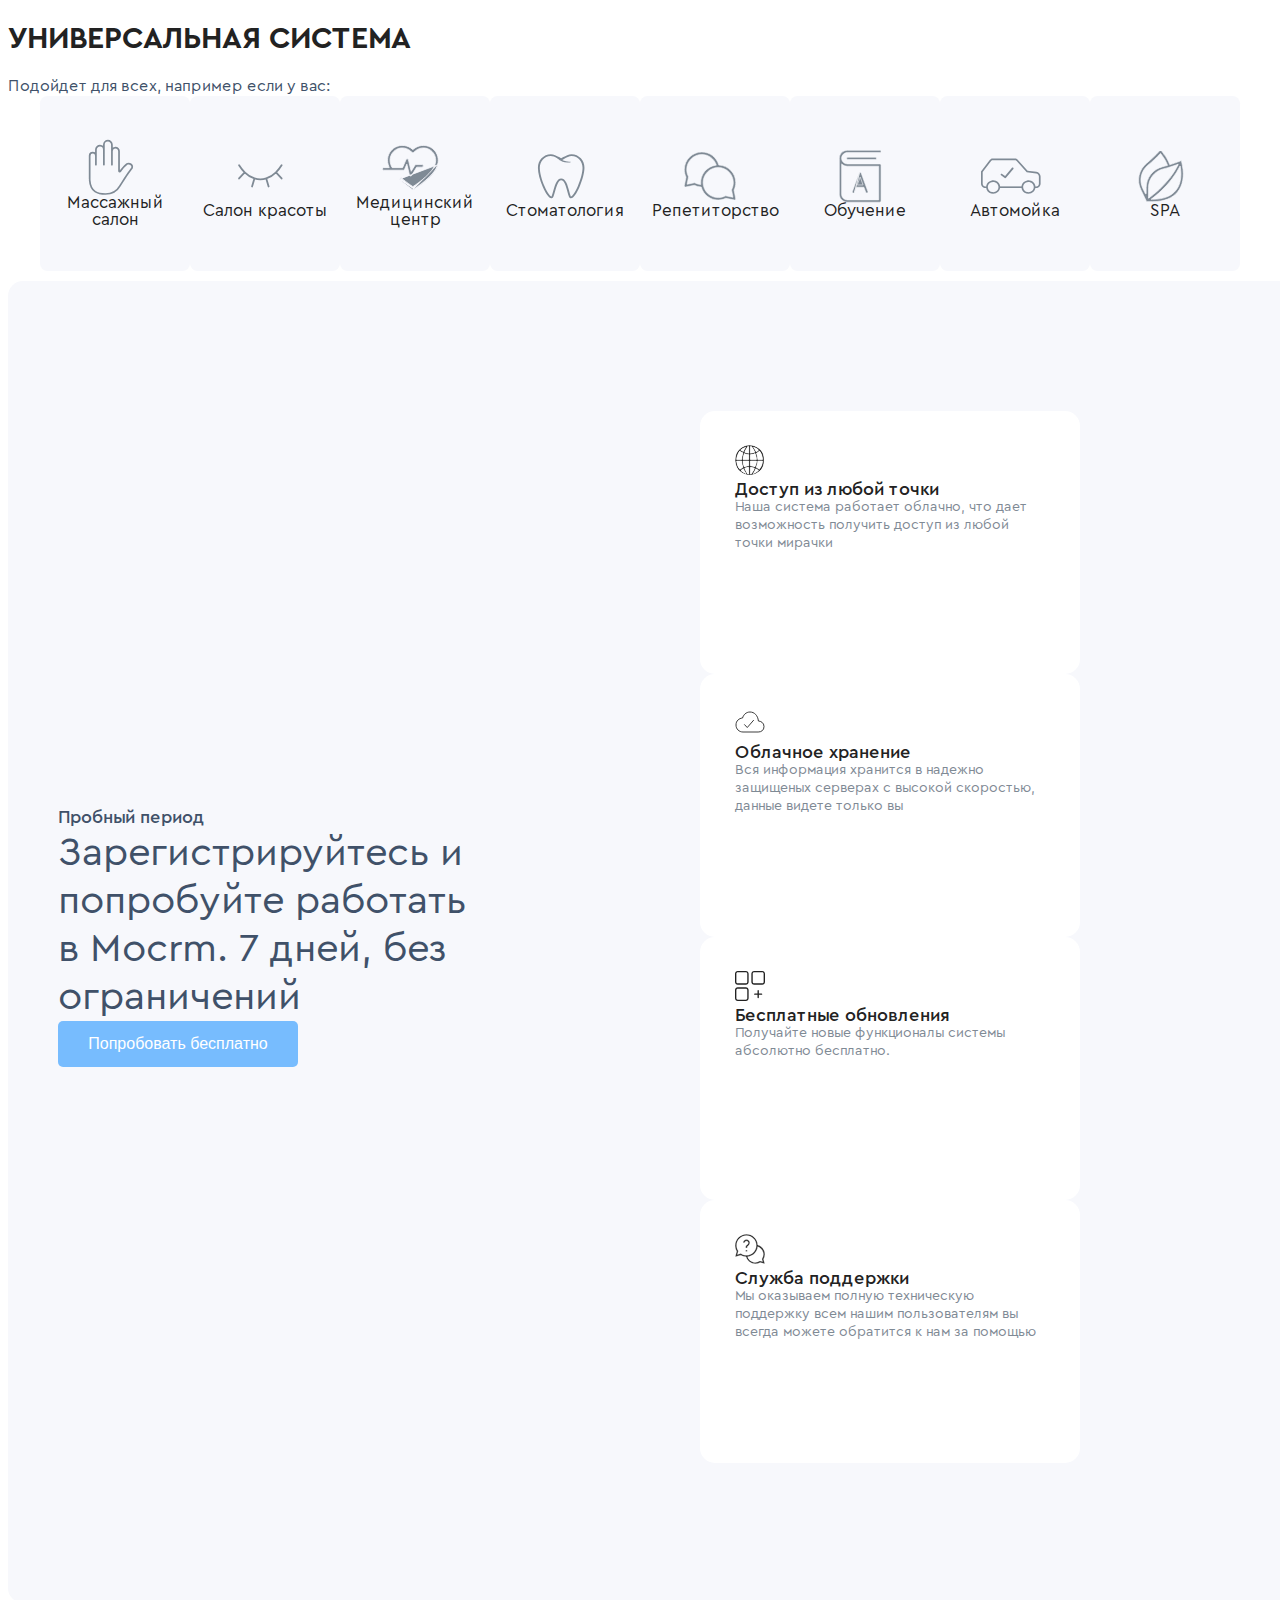
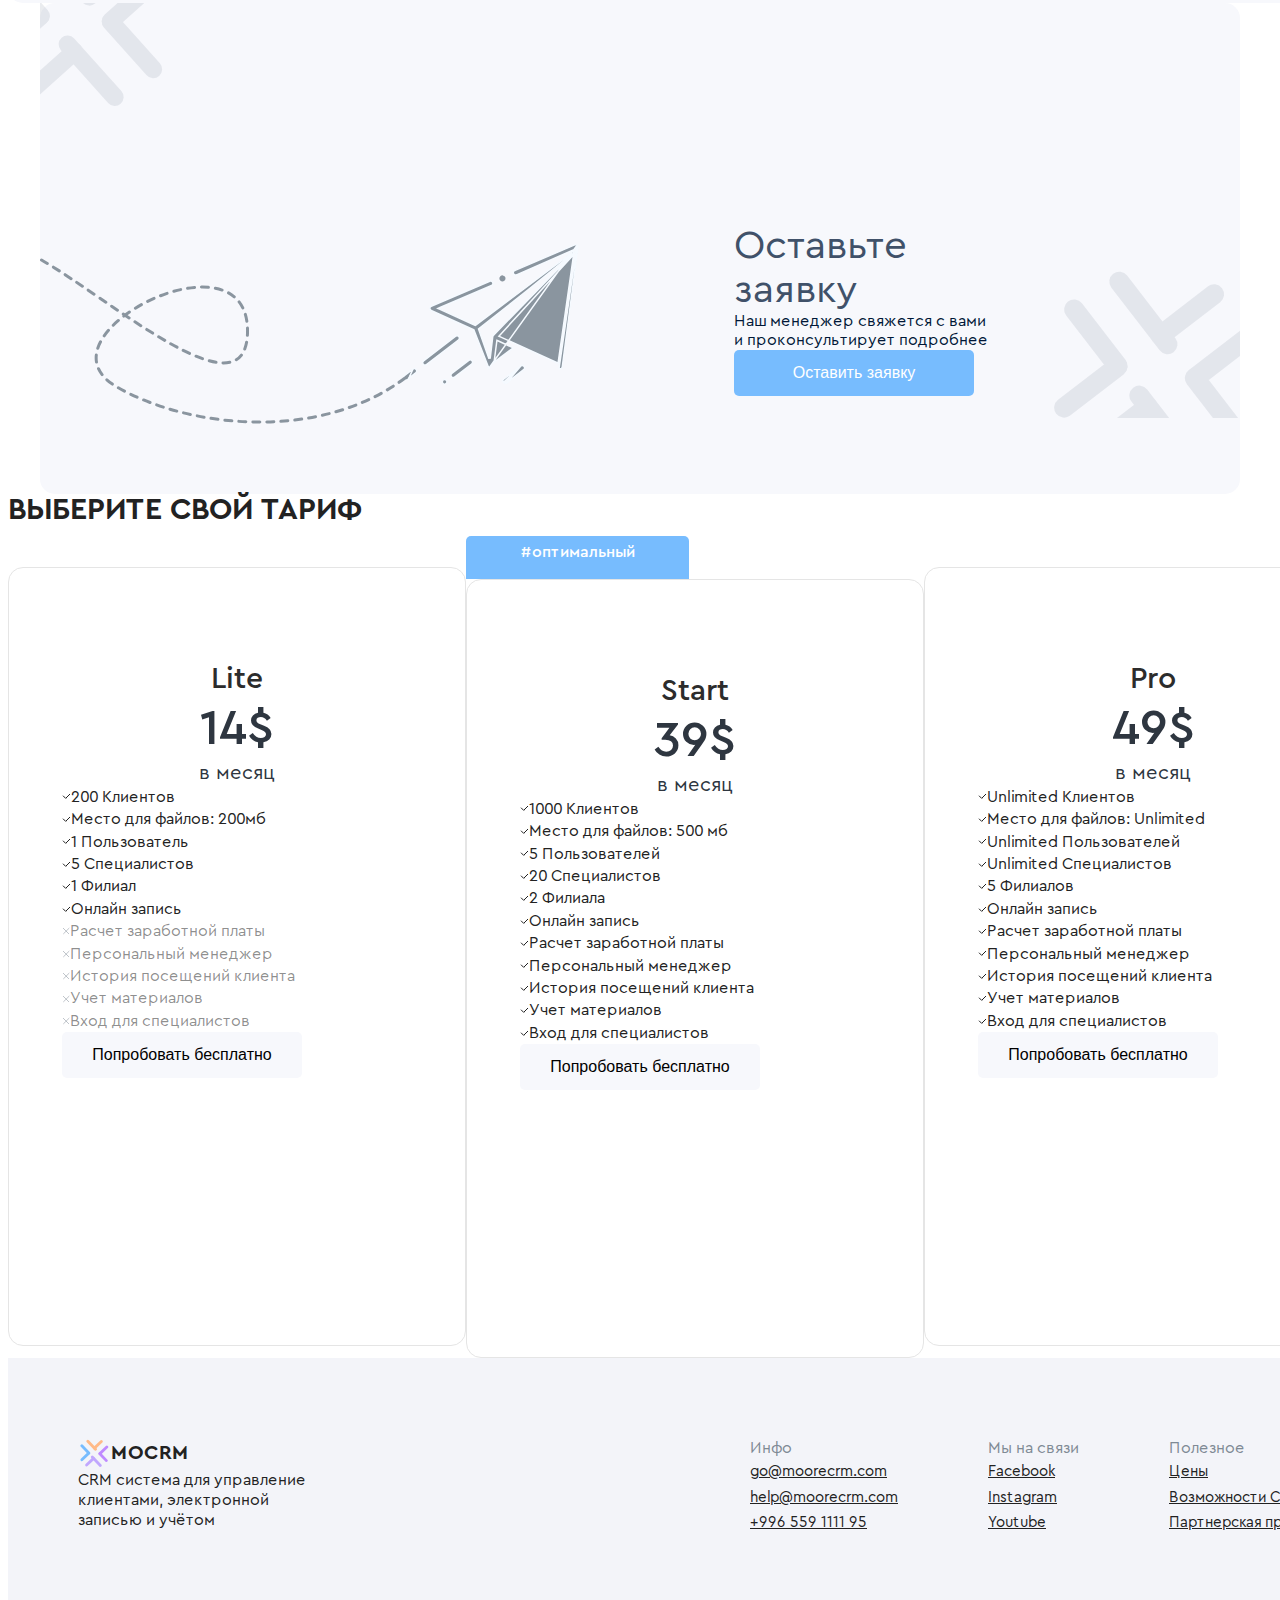
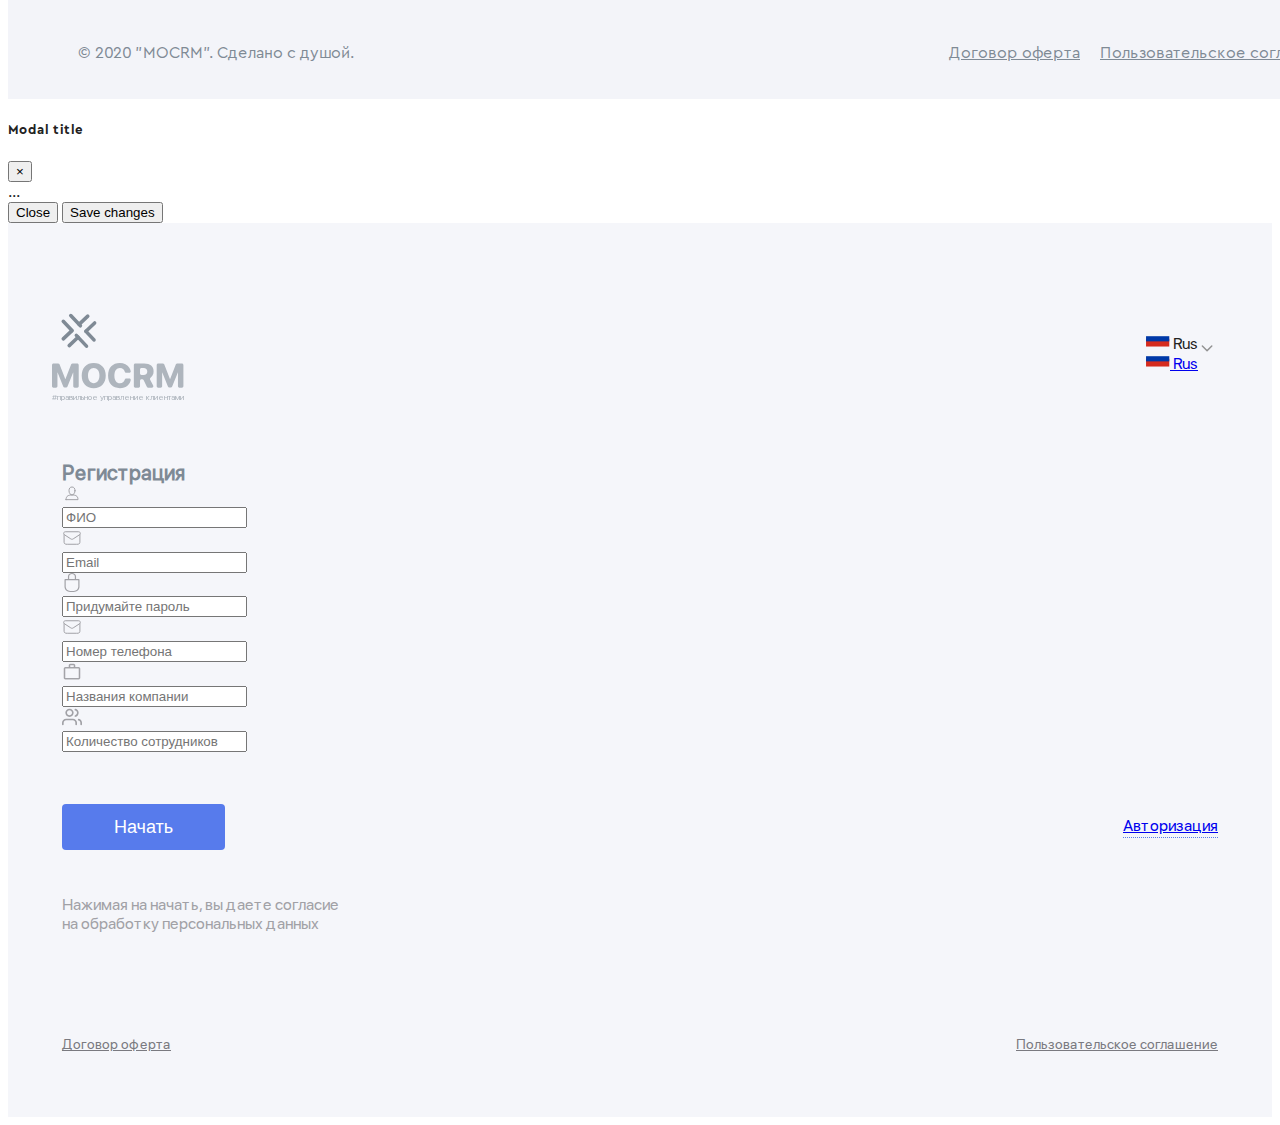
<file: index.html>
<!DOCTYPE html>
<html lang="en">

<head>
    <meta charset="UTF-8">
    <meta name="viewport" content="width=device-width, initial-scale=1.0">
    <meta name="description" content="Moore Studio crm system">
    <meta name="keywords" content="crm moore studio system">
    <link rel="stylesheet" href="https://cdn.jsdelivr.net/npm/bootstrap@4.6.0/dist/css/bootstrap.min.css"
        integrity="sha384-B0vP5xmATw1+K9KRQjQERJvTumQW0nPEzvF6L/Z6nronJ3oUOFUFpCjEUQouq2+l" crossorigin="anonymous">
    <script src="https://code.jquery.com/jquery-3.5.1.slim.min.js"
        integrity="sha384-DfXdz2htPH0lsSSs5nCTpuj/zy4C+OGpamoFVy38MVBnE+IbbVYUew+OrCXaRkfj"
        crossorigin="anonymous"></script>
    <script src="https://cdn.jsdelivr.net/npm/bootstrap@4.6.0/dist/js/bootstrap.bundle.min.js"
        integrity="sha384-Piv4xVNRyMGpqkS2by6br4gNJ7DXjqk09RmUpJ8jgGtD7zP9yug3goQfGII0yAns"
        crossorigin="anonymous"></script>
    <link rel="stylesheet" href="./style.css">
    <title>Универсальная система</title>
</head>

<body>
    <div>
        <header>
            <h1 class="text-center mt-4  main-menu__title">Универсальная система</h1>
            <div class="text-center main-menu__subtitle">Подойдет для всех, например если у вас:</div>
        </header>
        <main>
            <section class='mt-4 main-menu__organization-list'>

                <div class="main-menu__organization-item-wrapper">
                    <div class=" main-menu__organization-item">
                        <div>
                            <img src="./assets/img/svg/organization-logo/massage_parlor.svg" alt="massage parlor">
                        </div>
                        <div class="mt-1">
                            Массажный салон
                        </div>

                    </div>
                </div>

                <div class="main-menu__organization-item-wrapper">
                    <div class=" main-menu__organization-item">
                        <div>
                            <img src="./assets/img/svg/organization-logo/beauty_salon.svg" alt="beauty salon">
                        </div>
                        <div class="mt-1">
                            Салон красоты
                        </div>

                    </div>
                </div>

                <div class="main-menu__organization-item-wrapper">
                    <div class=" main-menu__organization-item">
                        <div>
                            <img src="./assets/img/svg/organization-logo/medical_center.svg" alt="medical center">
                        </div>
                        <div class="mt-1">
                            Медицинский центр
                        </div>

                    </div>
                </div>

                <div class="main-menu__organization-item-wrapper">
                    <div class=" main-menu__organization-item">
                        <div>
                            <img src="./assets/img/svg/organization-logo/stomatology.svg" alt="stomatology">
                        </div>
                        <div class="mt-1">
                            Стоматология
                        </div>

                    </div>
                </div>

                <div class="main-menu__organization-item-wrapper">
                    <div class=" main-menu__organization-item">
                        <div>
                            <img src="./assets/img/svg/organization-logo/tutoring.svg" alt="tutoring">
                        </div>
                        <div class="mt-1">
                            Репетиторство
                        </div>

                    </div>
                </div>
                <div class="main-menu__organization-item-wrapper">
                    <div class=" main-menu__organization-item">
                        <div>
                            <img src="./assets/img/svg/organization-logo/training.svg" alt="training">
                        </div>
                        <div class="mt-1">
                            Обучение
                        </div>

                    </div>
                </div>
                <div class="main-menu__organization-item-wrapper">
                    <div class=" main-menu__organization-item">
                        <div>
                            <img src="./assets/img/svg/organization-logo/car_wash.svg" alt="car wash">
                        </div>
                        <div class="mt-1">
                            Автомойка
                        </div>

                    </div>
                </div>
                <div class="main-menu__organization-item-wrapper">
                    <div class="mb-3  main-menu__organization-item">
                        <div>
                            <img src="./assets/img/svg/organization-logo/spa.svg" alt="spa">
                        </div>
                        <div class="mt-1">
                            SPA
                        </div>

                    </div>
                </div>



            </section>
            <section class='mt-4 main-menu__features'>
                <div class="main-menu__features-login-banner">
                    <div class="main-menu__features-login-banner-subtitle">
                        Пробный период
                    </div>
                    <div class="mt-1 main-menu__features-login-banner-title">
                        Зарегистрируйтесь и попробуйте работать
                        в Mocrm. 7 дней, без ограничений
                    </div>
                    <button class="mt-3 main-btn main-menu__features-login-banner-btn" data-toggle="modal"
                        data-target="#login-form">
                        Попробовать бесплатно
                    </button>
                </div>
                <div class="main-menu__features-card-list">
                    <div class="main-menu__features-card-wrapper">
                        <div class="mr-1 mb-2 main-menu__features-card">
                            <div>
                                <img src="./assets/img/svg/feature-logo/web.svg" alt="web">
                            </div>
                            <div class="mt-2 main-menu__features-card-title">
                                Доступ из любой точки
                            </div>
                            <div class="mt-2 main-menu__features-card-body">
                                Наша система работает облачно,
                                что дает возможность получить доступ из любой точки мирачки
                            </div>

                        </div>
                    </div>
                    <div class="main-menu__features-card-wrapper">
                        <div class="mr-1 mb-2 main-menu__features-card">
                            <div>
                                <img src="./assets/img/svg/feature-logo/cloud.svg" alt="web">
                            </div>
                            <div class="mt-2 main-menu__features-card-title">
                                Облачное хранение
                            </div>
                            <div class="mt-2 main-menu__features-card-body">
                                Вся информация хранится в надежно защищеных серверах с высокой скоростью, данные видете
                                только вы
                            </div>

                        </div>
                    </div>
                    <div class="main-menu__features-card-wrapper">
                        <div class="mr-1 mb-2 main-menu__features-card">
                            <div>
                                <img src="./assets/img/svg/feature-logo/update-logo.svg" alt="web">
                            </div>
                            <div class="mt-2 main-menu__features-card-title">
                                Бесплатные обновления
                            </div>
                            <div class="mt-2 main-menu__features-card-body">
                                Получайте новые функционалы системы абсолютно бесплатно. </div>
                        </div>

                    </div>
                    <div class="main-menu__features-card-wrapper">
                        <div class="mr-1 mb-2 main-menu__features-card">
                            <div>
                                <img src="./assets/img/svg/feature-logo/question-logo.svg" alt="web">
                            </div>
                            <div class="mt-2 main-menu__features-card-title">
                                Служба поддержки
                            </div>
                            <div class="mt-2 main-menu__features-card-body">
                                Мы оказываем полную техническую поддержку всем нашим пользователям вы всегда можете
                                обратится к нам за помощью
                            </div>

                        </div>
                    </div>
                </div>
            </section>
            <section class="position-relative mt-4 main-menu__bid-panel">
                <div class="position-absolute main-menu__bid-panel-card-first-logo">
                    <img src="./assets/img/svg/bid-logo/bid-first.svg" alt="bid-first">
                </div>
                <div class="main-menu__bid-panel-container">

                    <div class="main-menu__bid-panel-card-paper-plane-logo">
                        <img src="./assets/img/svg/bid-logo/paper-plane.svg" alt="paper plane">
                    </div>
                    <div class="main-menu__bid-panel-card-wrapper">
                        <div class="main-menu__bid-panel-card">
                            <div class="main-menu__bid-panel-card-title">
                                Оставьте заявку
                            </div>
                            <div class="mt-2 main-menu__bid-panel-card-body">
                                Наш менеджер свяжется с вами
                                и проконсультирует подробнее
                            </div>
                            <button class="mt-4 main-btn" data-toggle="modal" data-target="#login-form">
                                Оставить заявку
                            </button>
                        </div>
                    </div>

                    <div class="position-absolute main-menu__bid-panel-card-second-logo">
                        <img src="./assets/img/svg/bid-logo/bid-second.svg" alt="bid-second">
                    </div>
                </div>

            </section>
            <section class="mt-5 main-menu__tariff-panel">
                <div class="text-center main-menu__tariff-panel-title">
                    Выберите свой тариф
                </div>
                <div class="mt-5 main-menu__tariff-panel-card-list">
                    <div class="main-menu__tariff-panel-card-wrapper">
                        <div class=" main-menu__tariff-panel-card">
                            <div class="main-menu__tariff-panel-card-title">
                                Lite
                            </div>
                            <div class="main-menu__tariff-panel-card-price">
                                14$
                            </div>
                            <div class="main-menu__tariff-panel-card-price-subtitle">
                                в месяц
                            </div>
                            <div class="mt-5 main-menu__tariff-panel-card-advantage-list">
                                <div class="main-menu__tariff-panel-card-advantage-item">
                                    <img class="mr-2" src="./assets/img/svg/tariff-logo/check-mark-logo.svg" alt="">
                                    <div>200 Клиентов</div>
                                </div>
                                <div class="main-menu__tariff-panel-card-advantage-item">
                                    <img class="mr-2" src="./assets/img/svg/tariff-logo/check-mark-logo.svg" alt="">
                                    <div> Место для файлов: 200мб</div>
                                </div>

                                <div class="main-menu__tariff-panel-card-advantage-item">
                                    <img class="mr-2" src="./assets/img/svg/tariff-logo/check-mark-logo.svg" alt="">
                                    <div> 1 Пользователь</div>
                                </div>
                                <div class="main-menu__tariff-panel-card-advantage-item">
                                    <img class="mr-2" src="./assets/img/svg/tariff-logo/check-mark-logo.svg" alt="">
                                    <div> 5 Специалистов</div>
                                </div>
                                <div class="main-menu__tariff-panel-card-advantage-item">
                                    <img class="mr-2" src="./assets/img/svg/tariff-logo/check-mark-logo.svg" alt="">
                                    <div> 1 Филиал</div>
                                </div>
                                <div class="main-menu__tariff-panel-card-advantage-item">
                                    <img class="mr-2" src="./assets/img/svg/tariff-logo/check-mark-logo.svg" alt="">
                                    <div> Онлайн запись </div>
                                </div>


                                <div
                                    class="main-menu__tariff-panel-card-advantage-item main-menu__tariff-panel-card-advantage-item_disabled">
                                    <img class="mr-2" src="./assets/img/svg/tariff-logo/x-mark-logo.svg" alt="">
                                    <div> Расчет заработной платы </div>
                                </div>
                                <div
                                    class="main-menu__tariff-panel-card-advantage-item main-menu__tariff-panel-card-advantage-item_disabled">
                                    <img class="mr-2" src="./assets/img/svg/tariff-logo/x-mark-logo.svg" alt="">
                                    <div> Персональный менеджер </div>
                                </div>
                                <div
                                    class="main-menu__tariff-panel-card-advantage-item main-menu__tariff-panel-card-advantage-item_disabled">
                                    <img class="mr-2" src="./assets/img/svg/tariff-logo/x-mark-logo.svg" alt="">
                                    <div> История посещений клиента </div>
                                </div>
                                <div
                                    class="main-menu__tariff-panel-card-advantage-item main-menu__tariff-panel-card-advantage-item_disabled">
                                    <img class="mr-2" src="./assets/img/svg/tariff-logo/x-mark-logo.svg" alt="">
                                    <div> Учет материалов </div>
                                </div>
                                <div
                                    class="main-menu__tariff-panel-card-advantage-item main-menu__tariff-panel-card-advantage-item_disabled">
                                    <img class="mr-2" src="./assets/img/svg/tariff-logo/x-mark-logo.svg" alt="">
                                    <div> Вход для специалистов </div>
                                </div>
                            </div>

                            <button class="mt-5 disabled-btn" data-toggle="modal" data-target="#login-form">
                                Попробовать бесплатно
                            </button>

                        </div>
                    </div>

                    <div class="main-menu__tariff-panel-card-wrapper">
                        <div class="mx-auto main-menu__tariff-panel-card-header">
                            #Оптимальный
                        </div>
                        <div class="main-menu__tariff-panel-card">
                            <div class="main-menu__tariff-panel-card-title">
                                Start
                            </div>
                            <div class="main-menu__tariff-panel-card-price">
                                39$
                            </div>
                            <div class="main-menu__tariff-panel-card-price-subtitle">
                                в месяц
                            </div>
                            <div class="mt-5 main-menu__tariff-panel-card-advantage-list">
                                <div class="main-menu__tariff-panel-card-advantage-item">
                                    <img class="mr-2" src="./assets/img/svg/tariff-logo/check-mark-logo.svg" alt="">
                                    <div> 1000 Клиентов </div>
                                </div>
                                <div class="main-menu__tariff-panel-card-advantage-item">
                                    <img class="mr-2" src="./assets/img/svg/tariff-logo/check-mark-logo.svg" alt="">
                                    <div> Место для файлов: 500 мб </div>
                                </div>

                                <div class="main-menu__tariff-panel-card-advantage-item">
                                    <img class="mr-2" src="./assets/img/svg/tariff-logo/check-mark-logo.svg" alt="">
                                    <div> 5 Пользователей </div>
                                </div>
                                <div class="main-menu__tariff-panel-card-advantage-item">
                                    <img class="mr-2" src="./assets/img/svg/tariff-logo/check-mark-logo.svg" alt="">
                                    <div> 20 Специалистов </div>
                                </div>
                                <div class="main-menu__tariff-panel-card-advantage-item">
                                    <img class="mr-2" src="./assets/img/svg/tariff-logo/check-mark-logo.svg" alt="">
                                    <div> 2 Филиала </div>
                                </div>
                                <div class="main-menu__tariff-panel-card-advantage-item">
                                    <img class="mr-2" src="./assets/img/svg/tariff-logo/check-mark-logo.svg" alt="">
                                    <div> Онлайн запись </div>
                                </div>


                                <div class="main-menu__tariff-panel-card-advantage-item ">
                                    <img class="mr-2" src="./assets/img/svg/tariff-logo/check-mark-logo.svg" alt="">
                                    <div> Расчет заработной платы </div>
                                </div>
                                <div class="main-menu__tariff-panel-card-advantage-item ">
                                    <img class="mr-2" src="./assets/img/svg/tariff-logo/check-mark-logo.svg" alt="">
                                    <div> Персональный менеджер </div>
                                </div>
                                <div class="main-menu__tariff-panel-card-advantage-item ">
                                    <img class="mr-2" src="./assets/img/svg/tariff-logo/check-mark-logo.svg" alt="">
                                    <div> История посещений клиента </div>
                                </div>
                                <div class="main-menu__tariff-panel-card-advantage-item ">
                                    <img class="mr-2" src="./assets/img/svg/tariff-logo/check-mark-logo.svg" alt="">
                                    <div> Учет материалов </div>
                                </div>
                                <div class="main-menu__tariff-panel-card-advantage-item ">
                                    <img class="mr-2" src="./assets/img/svg/tariff-logo/check-mark-logo.svg" alt="">
                                    <div> Вход для специалистов </div>
                                </div>
                            </div>

                            <button class="mt-5 disabled-btn" data-toggle="modal" data-target="#login-form">
                                Попробовать бесплатно
                            </button>

                        </div>
                    </div>
                    <div class="main-menu__tariff-panel-card-wrapper">
                        <div class="main-menu__tariff-panel-card">
                            <div class="main-menu__tariff-panel-card-title">
                                Pro
                            </div>
                            <div class="main-menu__tariff-panel-card-price">
                                49$
                            </div>
                            <div class="main-menu__tariff-panel-card-price-subtitle">
                                в месяц

                            </div>
                            <div class="mt-5 main-menu__tariff-panel-card-advantage-list">
                                <div class="main-menu__tariff-panel-card-advantage-item">
                                    <img class="mr-2" src="./assets/img/svg/tariff-logo/check-mark-logo.svg" alt="">
                                    <div> Unlimited Клиентов </div>
                                </div>
                                <div class="main-menu__tariff-panel-card-advantage-item">
                                    <img class="mr-2" src="./assets/img/svg/tariff-logo/check-mark-logo.svg" alt="">
                                    <div> Место для файлов: Unlimited </div>
                                </div>

                                <div class="main-menu__tariff-panel-card-advantage-item">
                                    <img class="mr-2" src="./assets/img/svg/tariff-logo/check-mark-logo.svg" alt="">
                                    <div> Unlimited Пользователей </div>
                                </div>
                                <div class="main-menu__tariff-panel-card-advantage-item">
                                    <img class="mr-2" src="./assets/img/svg/tariff-logo/check-mark-logo.svg" alt="">
                                    <div> Unlimited Специалистов </div>
                                </div>
                                <div class="main-menu__tariff-panel-card-advantage-item">
                                    <img class="mr-2" src="./assets/img/svg/tariff-logo/check-mark-logo.svg" alt="">
                                    <div> 5 Филиалов </div>
                                </div>
                                <div class="main-menu__tariff-panel-card-advantage-item">
                                    <img class="mr-2" src="./assets/img/svg/tariff-logo/check-mark-logo.svg" alt="">
                                    <div> Онлайн запись </div>
                                </div>


                                <div class="main-menu__tariff-panel-card-advantage-item ">
                                    <img class="mr-2" src="./assets/img/svg/tariff-logo/check-mark-logo.svg" alt="">
                                    <div> Расчет заработной платы </div>
                                </div>
                                <div class="main-menu__tariff-panel-card-advantage-item ">
                                    <img class="mr-2" src="./assets/img/svg/tariff-logo/check-mark-logo.svg" alt="">
                                    <div> Персональный менеджер </div>
                                </div>
                                <div class="main-menu__tariff-panel-card-advantage-item ">
                                    <img class="mr-2" src="./assets/img/svg/tariff-logo/check-mark-logo.svg" alt="">
                                    <div> История посещений клиента </div>
                                </div>
                                <div class="main-menu__tariff-panel-card-advantage-item ">
                                    <img class="mr-2" src="./assets/img/svg/tariff-logo/check-mark-logo.svg" alt="">
                                    <div> Учет материалов </div>
                                </div>
                                <div class="main-menu__tariff-panel-card-advantage-item ">
                                    <img class="mr-2" src="./assets/img/svg/tariff-logo/check-mark-logo.svg" alt="">
                                    <div> Вход для специалистов </div>
                                </div>
                            </div>

                            <button class="mt-5 disabled-btn" data-toggle="modal" data-target="#login-form">
                                Попробовать бесплатно
                            </button>

                        </div>
                    </div>


                </div>

            </section>




        </main>


    </div>
    <footer class=" mt-5 ">
        <div class="main-menu__footer-upper-side">
            <div class="main-menu__footer-upper-side-left-side">
                <div class="main-menu__footer-upper-side-left-side-logo">
                    <img src="./assets/img/svg/footer-logo/company-logo.svg" alt="company logo"> mocrm
                </div>
                <div class="mt-2 main-menu__footer-upper-side-left-side-body">
                    CRM cистема для управление клиентами, электронной
                    записью и учётом
                </div>
            </div>
            <div class="main-menu__footer-upper-side-right-side">
                <section class="main-menu__footer-upper-side-right-side-section">
                    <div class="mb-2 main-menu__footer-upper-side-right-side-section-title">
                        Инфо
                    </div>
                    <a href="mailto:go@moorecrm.com" class="main-menu__footer-upper-side-right-side-section-item">
                        go@moorecrm.com
                    </a>
                    <a href="mailto:help@moorecrm.com" class="main-menu__footer-upper-side-right-side-section-item">
                        help@moorecrm.com
                    </a>
                    <a href="tel:+996 559 1111 95" class="main-menu__footer-upper-side-right-side-section-item">
                        +996 559 1111 95
                    </a>
                </section>
                <section class="main-menu__footer-upper-side-right-side-section">
                    <div class="mb-2 main-menu__footer-upper-side-right-side-section-title">
                        Мы на связи
                    </div>
                    <a href="https://facebook.com" target="_blank"
                        class="main-menu__footer-upper-side-right-side-section-item">
                        Facebook
                    </a>
                    <a href="https://instagram.com" target=" _blank"
                        class="main-menu__footer-upper-side-right-side-section-item">
                        Instagram
                    </a>
                    <a href="https://youtube.com" target="_blank"
                        class="main-menu__footer-upper-side-right-side-section-item">
                        Youtube
                    </a>
                </section>
                <section class="main-menu__footer-upper-side-right-side-section">
                    <div class="mb-2 main-menu__footer-upper-side-right-side-section-title">
                        Полезное
                    </div>
                    <a href="https://facebook.com" target="_blank"
                        class="main-menu__footer-upper-side-right-side-section-item">
                        Цены

                    </a>
                    <a href="https://instagram.com" target=" _blank"
                        class="main-menu__footer-upper-side-right-side-section-item">
                        Возможности CRM
                    </a>
                    <a href="https://youtube.com" target="_blank"
                        class="main-menu__footer-upper-side-right-side-section-item">
                        Партнерская программа
                    </a>
                </section>
            </div>
        </div>
        <div class="main-menu__footer-bottom-side">
            <div class="main-menu__footer-bottom-side-left-side">© 2020 ”MOCRM”. Сделано с душой. </div>
            <div class="main-menu__footer-bottom-side-right-side">
                <a href="http://youtube.com">Договор оферта </a>
                <a href="http://youtube.com">Пользовательское соглашение</a>
            </div>
        </div>
    </footer>

    <div class="modal fade" id="exampleModal" tabindex="-1" aria-labelledby="exampleModalLabel" aria-hidden="true">
        <div class="modal-dialog">
            <div class="modal-content">
                <div class="modal-header">
                    <h5 class="modal-title" id="exampleModalLabel">Modal title</h5>
                    <button type="button" class="close" data-dismiss="modal" aria-label="Close">
                        <span aria-hidden="true">&times;</span>
                    </button>
                </div>
                <div class="modal-body">
                    ...
                </div>
                <div class="modal-footer">
                    <button type="button" class="btn btn-secondary" data-dismiss="modal">Close</button>
                    <button type="button" class="btn btn-primary">Save changes</button>
                </div>
            </div>
        </div>
    </div>

    <div class="modal fade" id="login-form" tabindex="-1" aria-labelledby="login-form-label" aria-hidden="true">
        <div class="modal-dialog">
            <div class="modal-content">
                <!-- <div class="modal-header">
                    <h5 class="modal-title" id="login-form-label">loginForm</h5>
                    <button type="button" class="close" data-dismiss="modal" aria-label="Close">
                        <span aria-hidden="true">&times;</span>
                    </button>
                </div> -->
                <div class="modal-body login-form__body">
                    <div class="login-form__body-header">
                        <div class="d-flex align-items-center login-form__company-logo">
                            <img src="./assets/img/svg/login-logo/company-logo2.svg" alt="company-logo">
                            <div class=" login-form-company-title">
                                <img src="./assets/img/svg/login-logo/company-logo.svg" alt="company-logo">
                                <div class="login-form__company-subtitle">
                                    #правильное управление клиентами
                                </div>
                            </div>
                        </div>
                        <div class="dropdown login-dropdown">
                            <div class=" dropdown-toggle" type="button" id="dropdownMenuButton" data-toggle="dropdown"
                                aria-haspopup="true" aria-expanded="false">
                                <img src="./assets/img/svg/login-logo/russian-flag-log.svg" alt="russian-logo">
                                <span> Rus</span>
                            </div>
                            <div class="dropdown-menu" aria-labelledby="dropdownMenuButton">
                                <a class="dropdown-item" href="#">
                                    <img src="./assets/img/svg/login-logo/russian-flag-log.svg" alt="russian-logo">
                                    <span> Rus</span>
                                </a>
                                <!-- <a class="dropdown-item" href="#">Another action</a>
                                <a class="dropdown-item" href="#">Something else here</a> -->
                            </div>
                        </div>

                    </div>



                    <form action="https://jsonplaceholder.typicode.com/posts" method="POST">
                        <div class="login-form__title">
                            Регистрация
                        </div>
                        <div class="input-group mt-5 mb-3">
                            <div class="input-group-prepend">
                                <span class="input-group-text bg-light">
                                    <img src="./assets/img/svg/login-logo/user-logo.svg" alt="">
                                </span>
                            </div>
                            <input type="text" class="form-control" placeholder='ФИО' aria-label="user-fullName"
                                aria-describedby="basic-addon1">
                        </div>

                        <div class="input-group mb-3">
                            <div class="input-group-prepend">
                                <span class="input-group-text bg-light">
                                    <img src="./assets/img/svg/login-logo/email-logo.svg" alt="">
                                </span>
                            </div>
                            <input type="email" class="form-control" placeholder='Email' aria-label="user-email"
                                aria-describedby="basic-addon1">
                        </div>
                        <div class="input-group mb-3">
                            <div class="input-group-prepend">
                                <span class="input-group-text bg-light">
                                    <img src="./assets/img/svg/login-logo/lock-logo.svg" alt="">
                                </span>
                            </div>
                            <input type="password" class="form-control" placeholder='Придумайте пароль'
                                aria-label="user-password" aria-describedby="basic-addon1">
                        </div>
                        <div class="input-group mb-3">
                            <div class="input-group-prepend">
                                <span class="input-group-text bg-light">
                                    <img src="./assets/img/svg/login-logo/email-logo.svg" alt="">
                                </span>
                            </div>
                            <input type="number" class="form-control" placeholder='Номер телефона'
                                aria-label="user-number" aria-describedby="basic-addon1">
                        </div>

                        <div class="input-group mb-3">
                            <div class="input-group-prepend">
                                <span class="input-group-text bg-light">
                                    <img src="./assets/img/svg/login-logo/suitcase-logo.svg" alt="">
                                </span>
                            </div>
                            <input type="text" class="form-control" placeholder='Названия компании'
                                aria-label="user-сompanyName" aria-describedby="basic-addon1">
                        </div>

                        <div class="input-group mb-3">
                            <div class="input-group-prepend">
                                <span class="input-group-text bg-light">
                                    <img src="./assets/img/svg/login-logo/users-logo.svg" alt="">
                                </span>
                            </div>
                            <input type="number" class="form-control" placeholder='Количество сотрудников'
                                aria-label="user-employeeCount" aria-describedby="basic-addon1">
                        </div>

                        <div class="login-form__buttons">
                            <button type="submit">Начать</button>
                            <a href="#">Авторизация </a>
                        </div>

                    </form>
                    <div class="login-form__login-warning">
                        Нажимая на начать, вы даете согласие
                        на обработку персональных данных
                    </div>
                    <div class="login-form__body-footer">
                        <a href="http://youtube.com">Договор оферта</a>
                        <a href="http://youtube.com">Пользовательское соглашение</a>
                    </div>
                </div>
                <!-- <div class="modal-footer">
                    <button type="button" class="btn btn-secondary" data-dismiss="modal">Close</button>
                    <button type="button" class="btn btn-primary">Save changes</button>
                </div> -->
            </div>
        </div>
    </div>
</body>

</html>
</file>
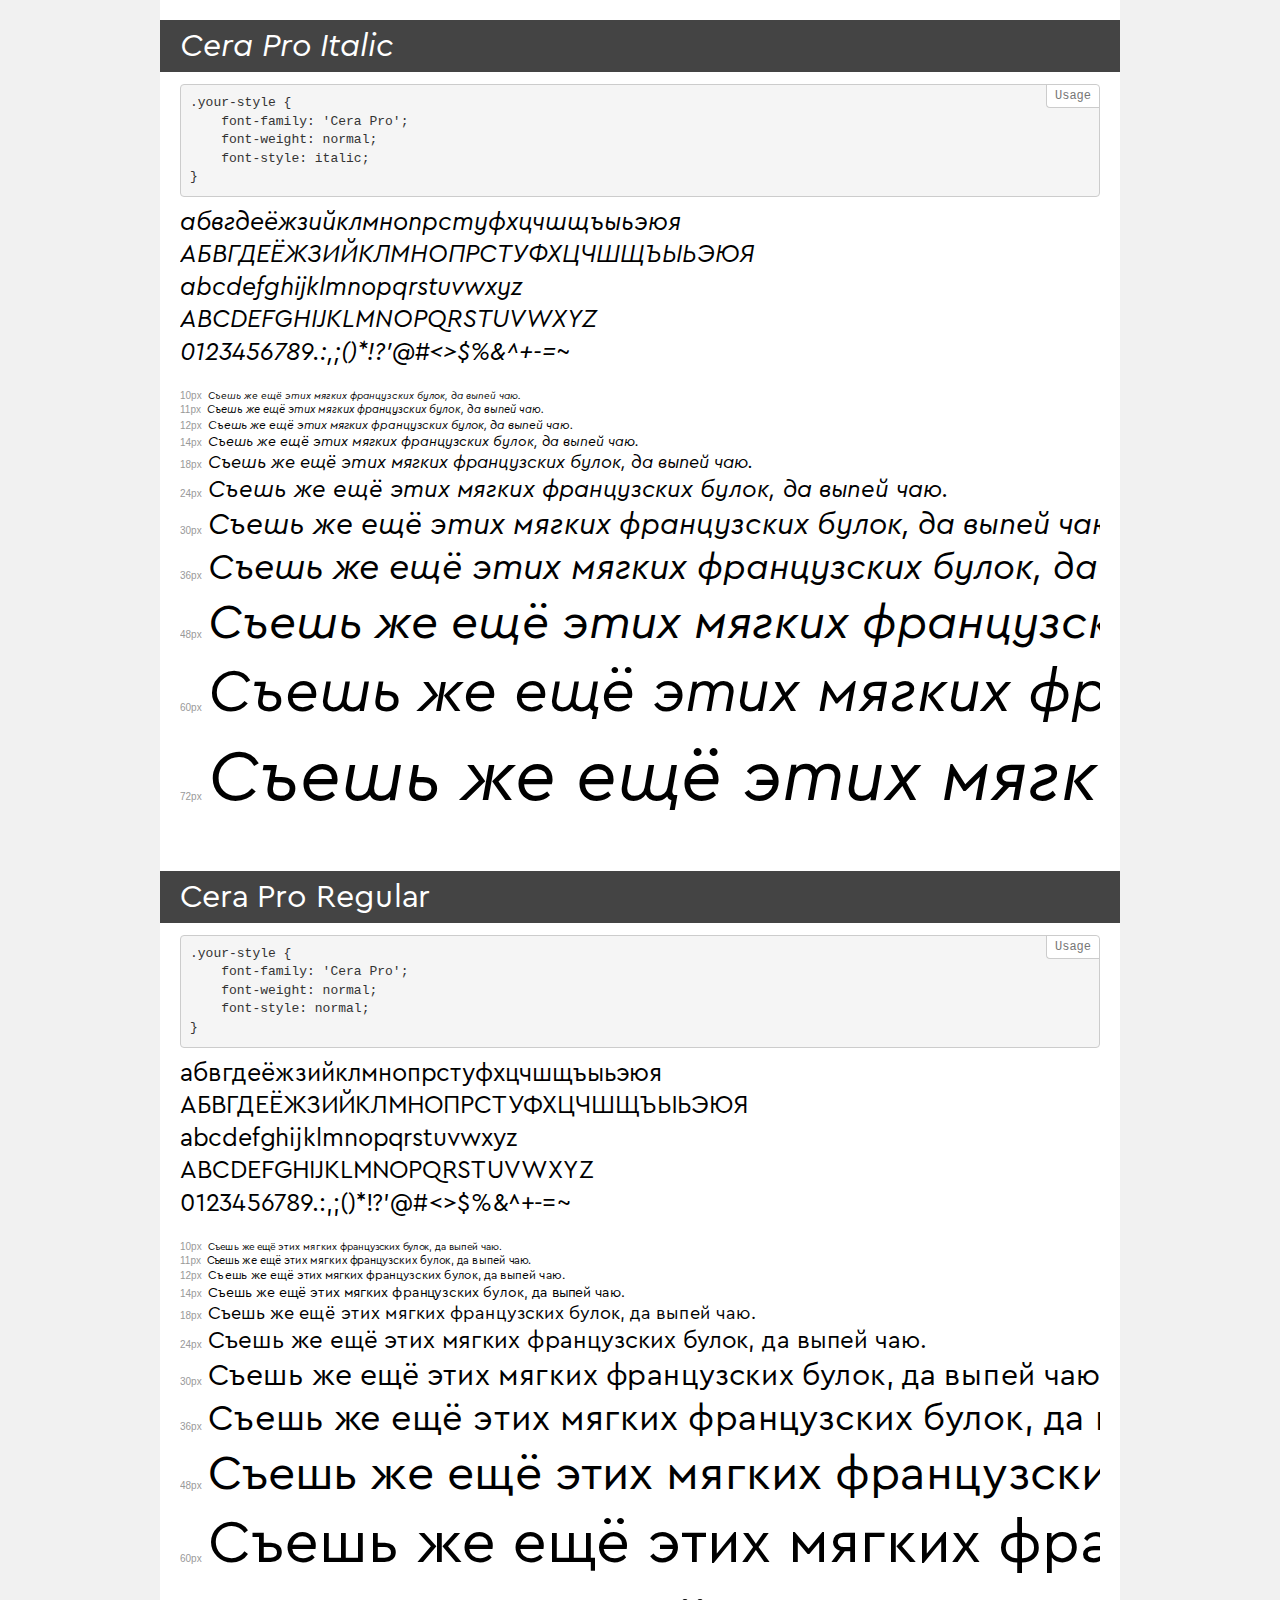
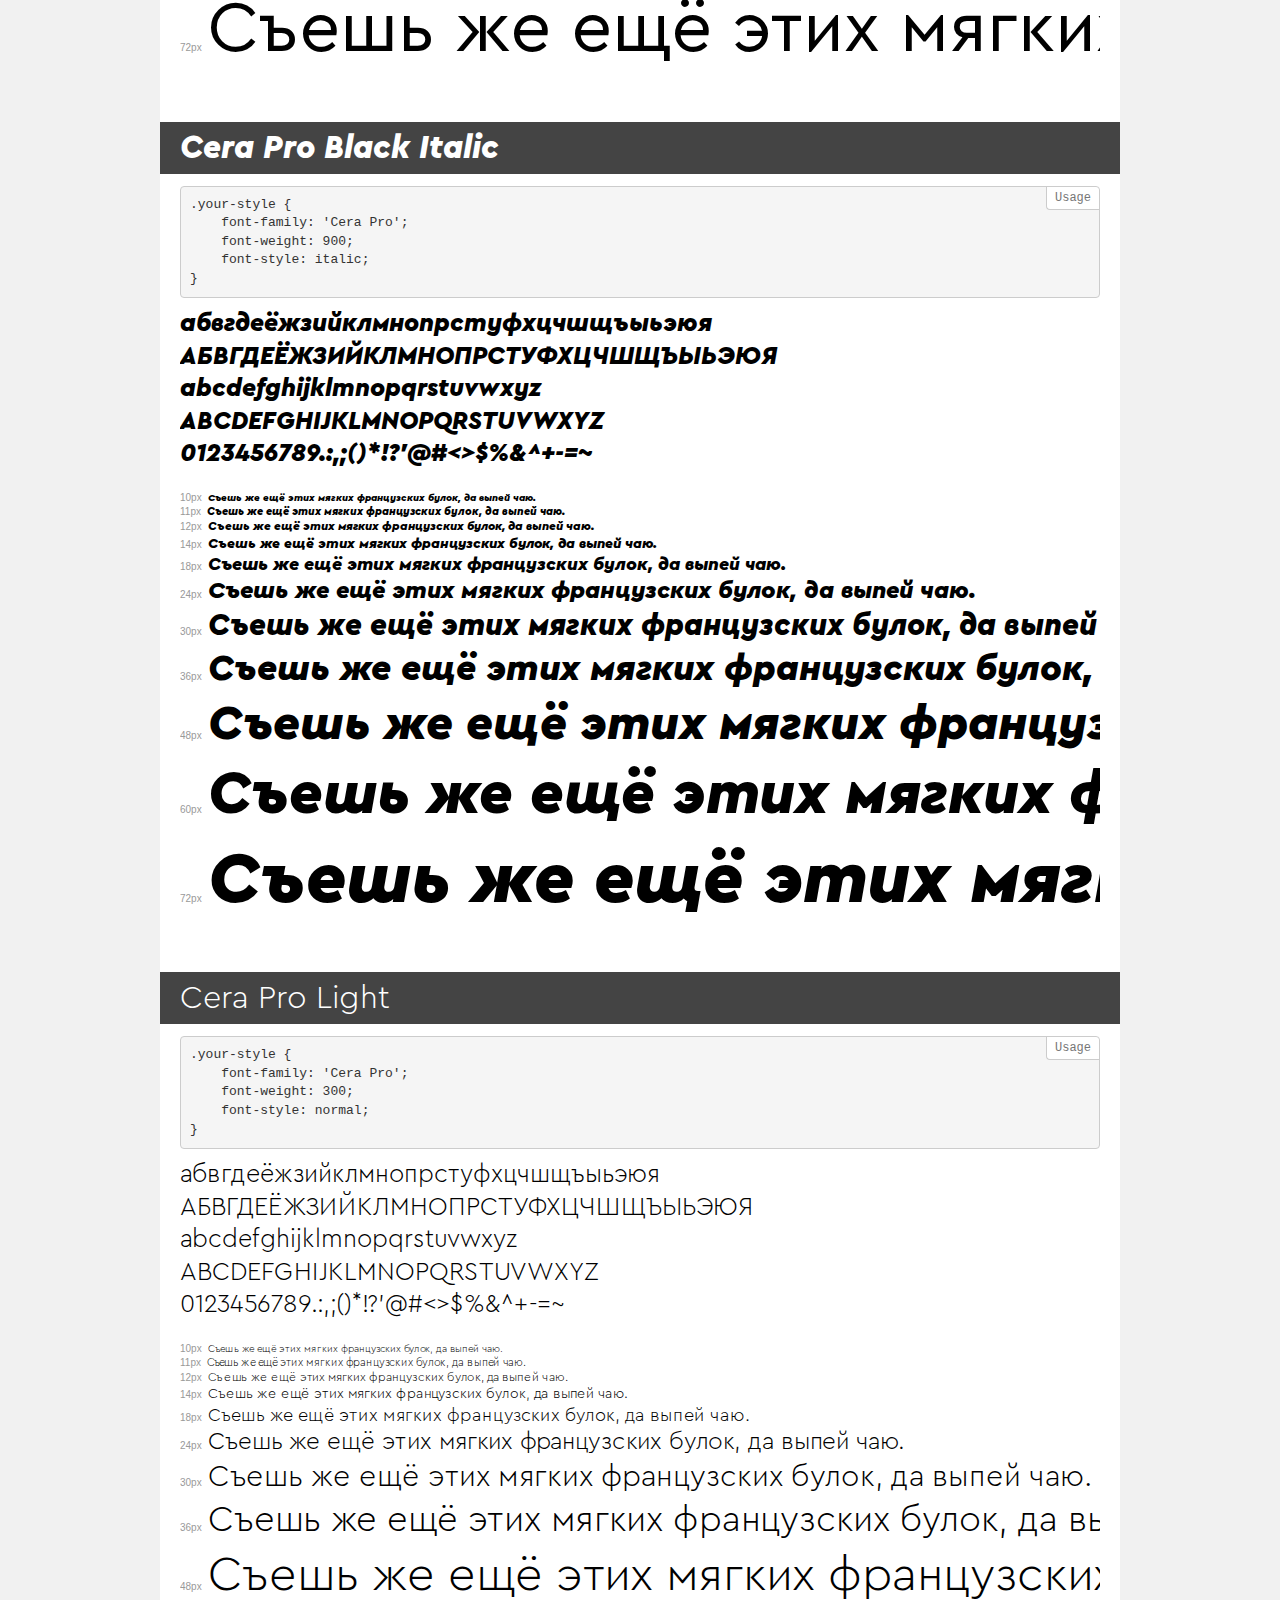
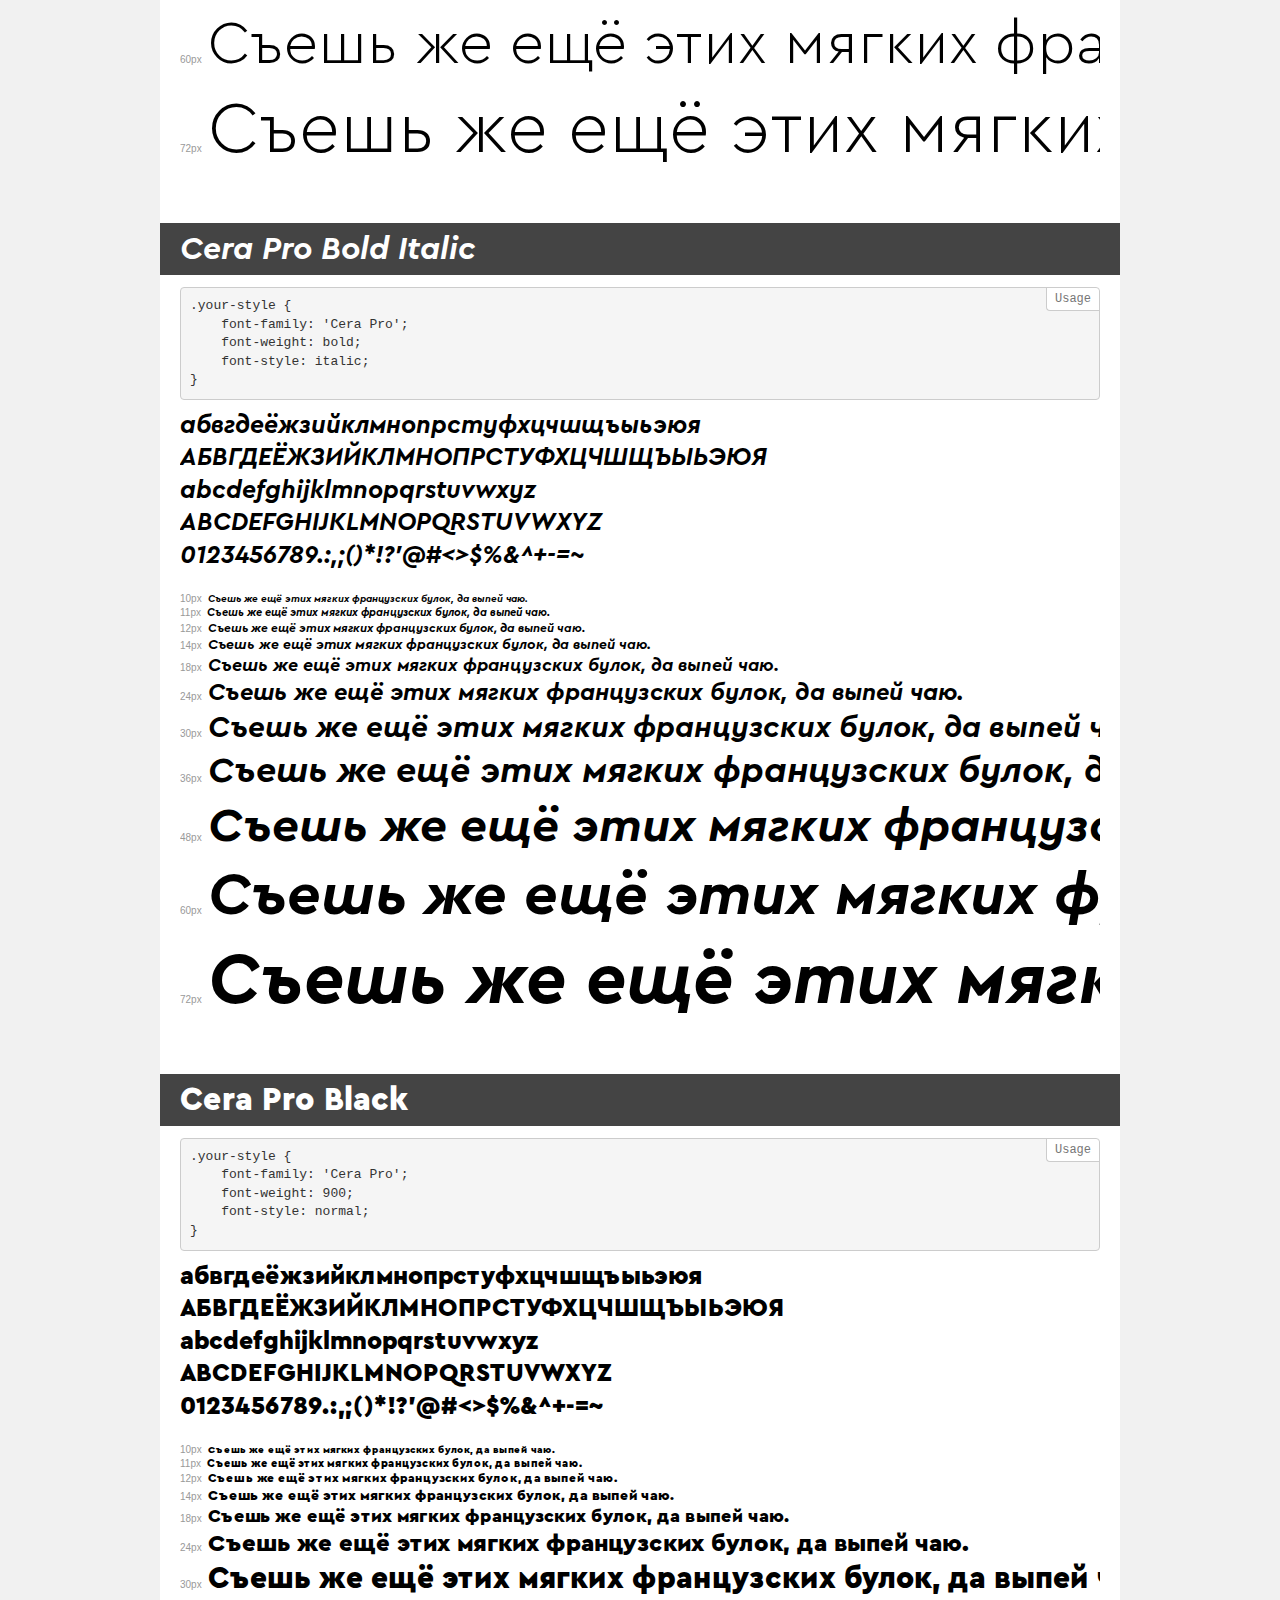
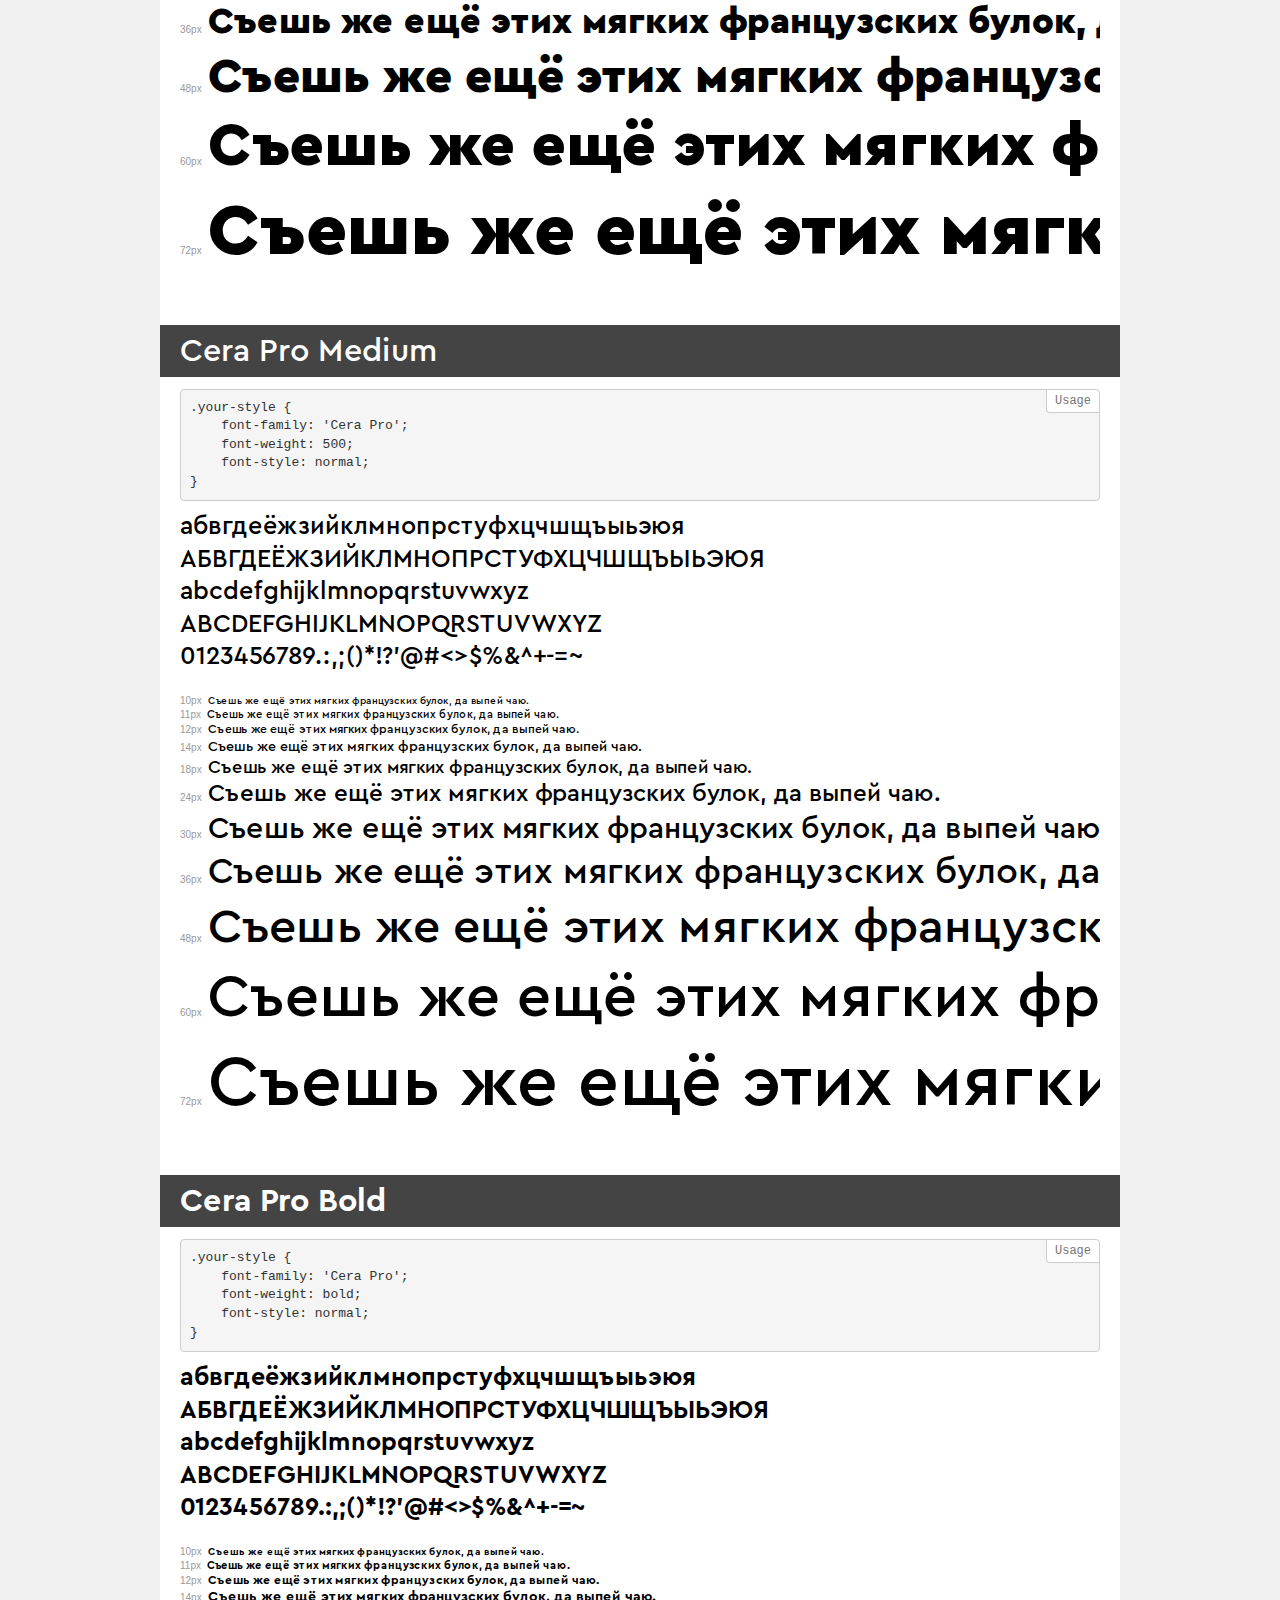
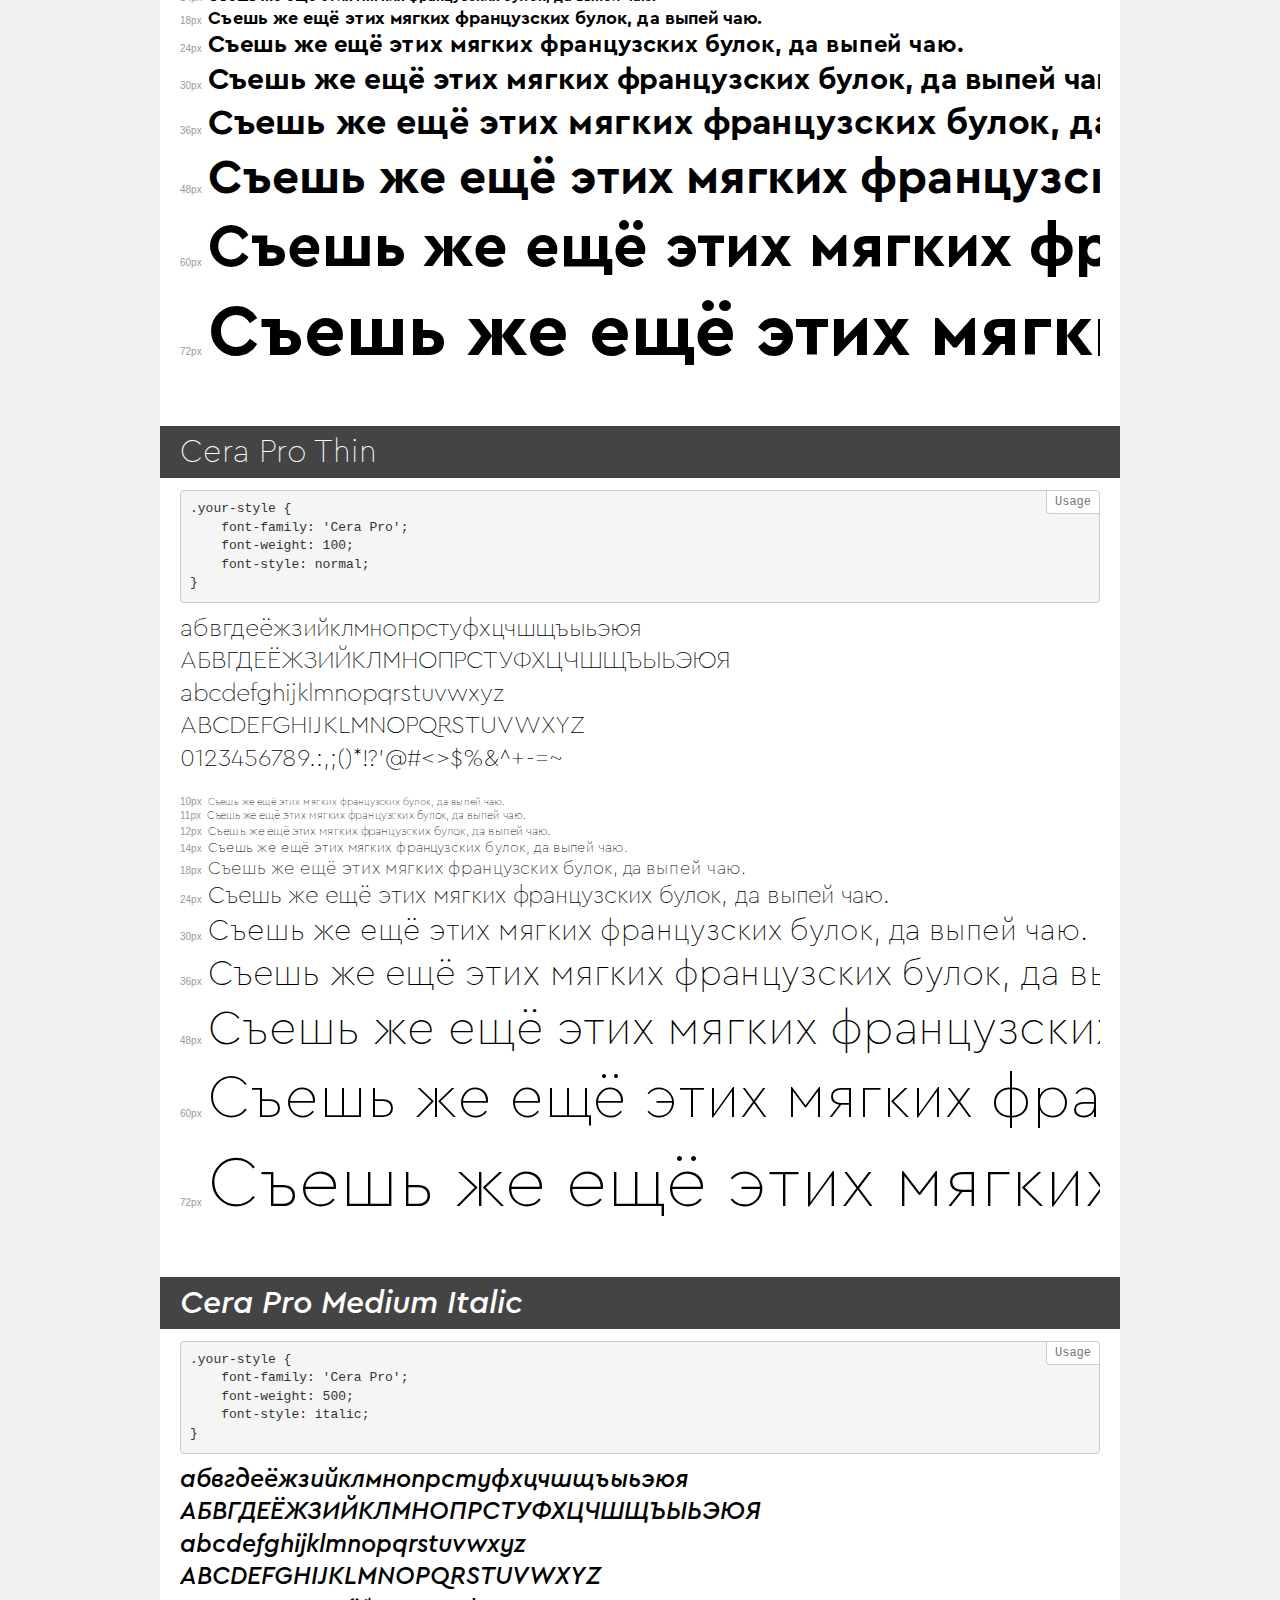
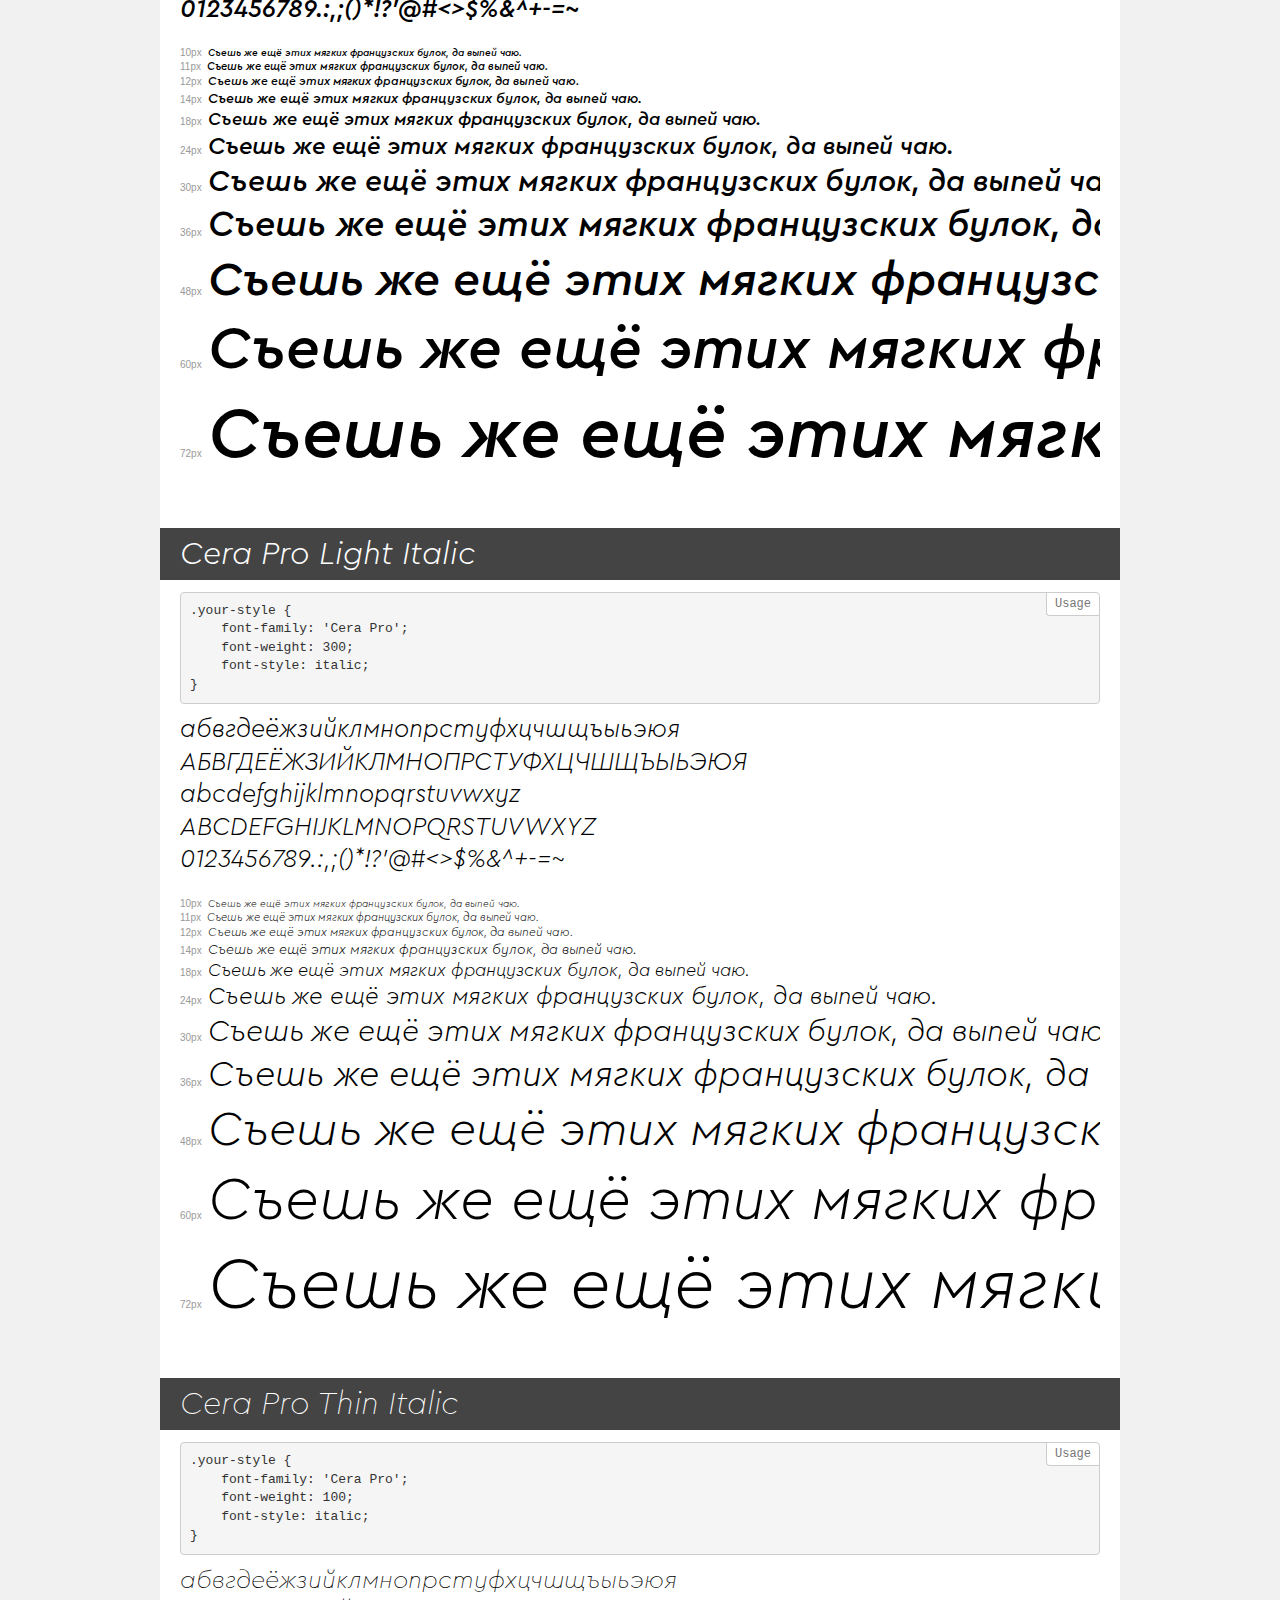
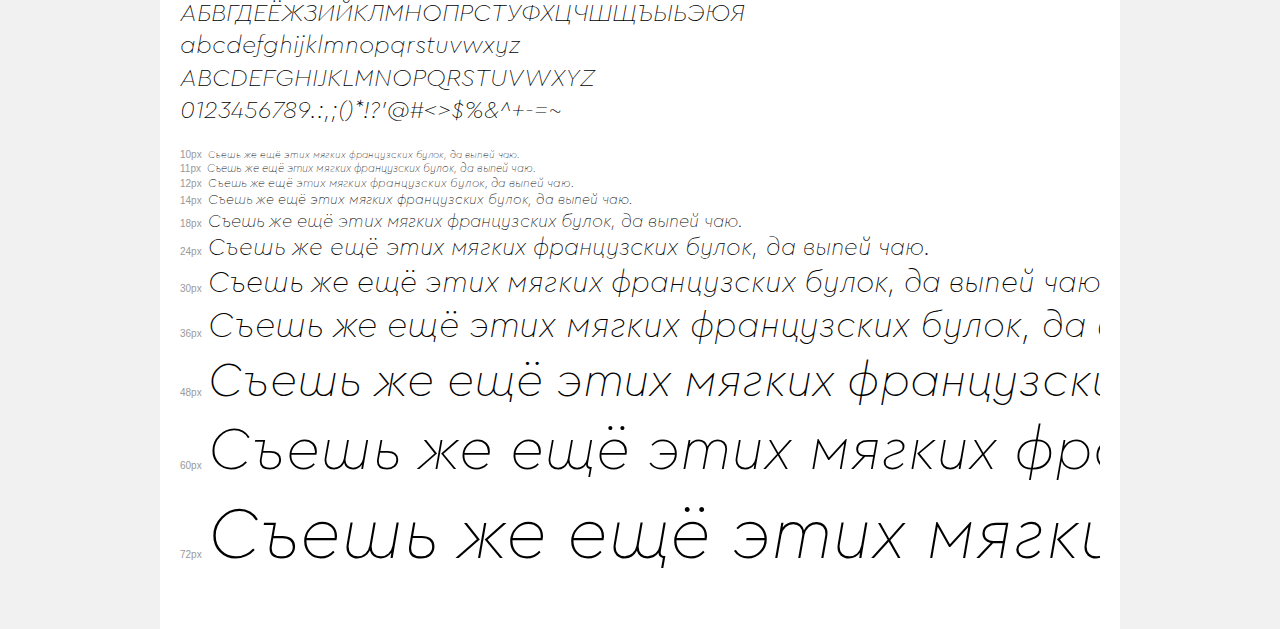
<file: assets/fonts/demo.html>
<!DOCTYPE html>
<html>
<head>
    <meta charset="utf-8">
    <meta http-equiv="X-UA-Compatible" content="IE=edge">
    <meta name="viewport" content="width=device-width, initial-scale=1">
    <meta name="robots" content="noindex, noarchive">
    <meta name="format-detection" content="telephone=no">
    <title>Transfonter demo</title>
    <link href="stylesheet.css" rel="stylesheet">
    <style>
        /*
        http://meyerweb.com/eric/tools/css/reset/
        v2.0 | 20110126
        License: none (public domain)
        */
        html, body, div, span, applet, object, iframe,
        h1, h2, h3, h4, h5, h6, p, blockquote, pre,
        a, abbr, acronym, address, big, cite, code,
        del, dfn, em, img, ins, kbd, q, s, samp,
        small, strike, strong, sub, sup, tt, var,
        b, u, i, center,
        dl, dt, dd, ol, ul, li,
        fieldset, form, label, legend,
        table, caption, tbody, tfoot, thead, tr, th, td,
        article, aside, canvas, details, embed,
        figure, figcaption, footer, header, hgroup,
        menu, nav, output, ruby, section, summary,
        time, mark, audio, video {
            margin: 0;
            padding: 0;
            border: 0;
            font-size: 100%;
            font: inherit;
            vertical-align: baseline;
        }
        /* HTML5 display-role reset for older browsers */
        article, aside, details, figcaption, figure,
        footer, header, hgroup, menu, nav, section {
            display: block;
        }
        body {
            line-height: 1;
        }
        ol, ul {
            list-style: none;
        }
        blockquote, q {
            quotes: none;
        }
        blockquote:before, blockquote:after,
        q:before, q:after {
            content: '';
            content: none;
        }
        table {
            border-collapse: collapse;
            border-spacing: 0;
        }
        /* common styles */
        body {
            background: #f1f1f1;
            color: #000;
        }
        .page {
            background: #fff;
            width: 920px;
            margin: 0 auto;
            padding: 20px 20px 0 20px;
            overflow: hidden;
        }
        .font-container {
            overflow-x: auto;
            overflow-y: hidden;
            margin-bottom: 40px;
            line-height: 1.3;
            white-space: nowrap;
            padding-bottom: 5px;
        }
        h1 {
            position: relative;
            background: #444;
            font-size: 32px;
            color: #fff;
            padding: 10px 20px;
            margin: 0 -20px 12px -20px;
        }
        .letters {
            font-size: 25px;
            margin-bottom: 20px;
        }
        .s10:before {
            content: '10px';
        }
        .s11:before {
            content: '11px';
        }
        .s12:before {
            content: '12px';
        }
        .s14:before {
            content: '14px';
        }
        .s18:before {
            content: '18px';
        }
        .s24:before {
            content: '24px';
        }
        .s30:before {
            content: '30px';
        }
        .s36:before {
            content: '36px';
        }
        .s48:before {
            content: '48px';
        }
        .s60:before {
            content: '60px';
        }
        .s72:before {
            content: '72px';
        }
        .s10:before, .s11:before, .s12:before, .s14:before,
        .s18:before, .s24:before, .s30:before, .s36:before,
        .s48:before, .s60:before, .s72:before {
            font-family: Arial, sans-serif;
            font-size: 10px;
            font-weight: normal;
            font-style: normal;
            color: #999;
            padding-right: 6px;
        }
        pre {
            display: block;
            position: relative;
            padding: 9px;
            margin: 0 0 10px;
            font-family: Monaco, Menlo, Consolas, "Courier New", monospace !important;
            font-size: 13px;
            line-height: 1.428571429;
            color: #333;
            font-weight: normal !important;
            font-style: normal !important;
            background-color: #f5f5f5;
            border: 1px solid #ccc;
            overflow-x: auto;
            border-radius: 4px;
        }
        pre:after {
            display: block;
            position: absolute;
            right: 0;
            top: 0;
            content: 'Usage';
            line-height: 1;
            padding: 5px 8px;
            font-size: 12px;
            color: #767676;
            background-color: #fff;
            border: 1px solid #ccc;
            border-right: none;
            border-top: none;
            border-radius: 0 4px 0 4px;
            z-index: 10;
        }
        /* responsive */
        @media (max-width: 959px) {
            .page {
                width: auto;
                margin: 0;
            }
        }
    </style>
</head>
<body>
<div class="page">
    <div class="demo" style="font-family: 'Cera Pro'; font-weight: normal; font-style: italic;">
        <h1>Cera Pro Italic</h1>
        <pre>.your-style {
    font-family: 'Cera Pro';
    font-weight: normal;
    font-style: italic;
}</pre>
        <div class="font-container">
            <p class="letters">
                абвгдеёжзийклмнопрстуфхцчшщъыьэюя<br>
АБВГДЕЁЖЗИЙКЛМНОПРСТУФХЦЧШЩЪЫЬЭЮЯ<br>
abcdefghijklmnopqrstuvwxyz<br>
ABCDEFGHIJKLMNOPQRSTUVWXYZ<br>
                0123456789.:,;()*!?'@#<>$%&^+-=~
            </p>
            <p class="s10" style="font-size: 10px;">Съешь же ещё этих мягких французских булок, да выпей чаю.</p>
            <p class="s11" style="font-size: 11px;">Съешь же ещё этих мягких французских булок, да выпей чаю.</p>
            <p class="s12" style="font-size: 12px;">Съешь же ещё этих мягких французских булок, да выпей чаю.</p>
            <p class="s14" style="font-size: 14px;">Съешь же ещё этих мягких французских булок, да выпей чаю.</p>
            <p class="s18" style="font-size: 18px;">Съешь же ещё этих мягких французских булок, да выпей чаю.</p>
            <p class="s24" style="font-size: 24px;">Съешь же ещё этих мягких французских булок, да выпей чаю.</p>
            <p class="s30" style="font-size: 30px;">Съешь же ещё этих мягких французских булок, да выпей чаю.</p>
            <p class="s36" style="font-size: 36px;">Съешь же ещё этих мягких французских булок, да выпей чаю.</p>
            <p class="s48" style="font-size: 48px;">Съешь же ещё этих мягких французских булок, да выпей чаю.</p>
            <p class="s60" style="font-size: 60px;">Съешь же ещё этих мягких французских булок, да выпей чаю.</p>
            <p class="s72" style="font-size: 72px;">Съешь же ещё этих мягких французских булок, да выпей чаю.</p>
        </div>
    </div>
    <div class="demo" style="font-family: 'Cera Pro'; font-weight: normal; font-style: normal;">
        <h1>Cera Pro Regular</h1>
        <pre>.your-style {
    font-family: 'Cera Pro';
    font-weight: normal;
    font-style: normal;
}</pre>
        <div class="font-container">
            <p class="letters">
                абвгдеёжзийклмнопрстуфхцчшщъыьэюя<br>
АБВГДЕЁЖЗИЙКЛМНОПРСТУФХЦЧШЩЪЫЬЭЮЯ<br>
abcdefghijklmnopqrstuvwxyz<br>
ABCDEFGHIJKLMNOPQRSTUVWXYZ<br>
                0123456789.:,;()*!?'@#<>$%&^+-=~
            </p>
            <p class="s10" style="font-size: 10px;">Съешь же ещё этих мягких французских булок, да выпей чаю.</p>
            <p class="s11" style="font-size: 11px;">Съешь же ещё этих мягких французских булок, да выпей чаю.</p>
            <p class="s12" style="font-size: 12px;">Съешь же ещё этих мягких французских булок, да выпей чаю.</p>
            <p class="s14" style="font-size: 14px;">Съешь же ещё этих мягких французских булок, да выпей чаю.</p>
            <p class="s18" style="font-size: 18px;">Съешь же ещё этих мягких французских булок, да выпей чаю.</p>
            <p class="s24" style="font-size: 24px;">Съешь же ещё этих мягких французских булок, да выпей чаю.</p>
            <p class="s30" style="font-size: 30px;">Съешь же ещё этих мягких французских булок, да выпей чаю.</p>
            <p class="s36" style="font-size: 36px;">Съешь же ещё этих мягких французских булок, да выпей чаю.</p>
            <p class="s48" style="font-size: 48px;">Съешь же ещё этих мягких французских булок, да выпей чаю.</p>
            <p class="s60" style="font-size: 60px;">Съешь же ещё этих мягких французских булок, да выпей чаю.</p>
            <p class="s72" style="font-size: 72px;">Съешь же ещё этих мягких французских булок, да выпей чаю.</p>
        </div>
    </div>
    <div class="demo" style="font-family: 'Cera Pro'; font-weight: 900; font-style: italic;">
        <h1>Cera Pro Black Italic</h1>
        <pre>.your-style {
    font-family: 'Cera Pro';
    font-weight: 900;
    font-style: italic;
}</pre>
        <div class="font-container">
            <p class="letters">
                абвгдеёжзийклмнопрстуфхцчшщъыьэюя<br>
АБВГДЕЁЖЗИЙКЛМНОПРСТУФХЦЧШЩЪЫЬЭЮЯ<br>
abcdefghijklmnopqrstuvwxyz<br>
ABCDEFGHIJKLMNOPQRSTUVWXYZ<br>
                0123456789.:,;()*!?'@#<>$%&^+-=~
            </p>
            <p class="s10" style="font-size: 10px;">Съешь же ещё этих мягких французских булок, да выпей чаю.</p>
            <p class="s11" style="font-size: 11px;">Съешь же ещё этих мягких французских булок, да выпей чаю.</p>
            <p class="s12" style="font-size: 12px;">Съешь же ещё этих мягких французских булок, да выпей чаю.</p>
            <p class="s14" style="font-size: 14px;">Съешь же ещё этих мягких французских булок, да выпей чаю.</p>
            <p class="s18" style="font-size: 18px;">Съешь же ещё этих мягких французских булок, да выпей чаю.</p>
            <p class="s24" style="font-size: 24px;">Съешь же ещё этих мягких французских булок, да выпей чаю.</p>
            <p class="s30" style="font-size: 30px;">Съешь же ещё этих мягких французских булок, да выпей чаю.</p>
            <p class="s36" style="font-size: 36px;">Съешь же ещё этих мягких французских булок, да выпей чаю.</p>
            <p class="s48" style="font-size: 48px;">Съешь же ещё этих мягких французских булок, да выпей чаю.</p>
            <p class="s60" style="font-size: 60px;">Съешь же ещё этих мягких французских булок, да выпей чаю.</p>
            <p class="s72" style="font-size: 72px;">Съешь же ещё этих мягких французских булок, да выпей чаю.</p>
        </div>
    </div>
    <div class="demo" style="font-family: 'Cera Pro'; font-weight: 300; font-style: normal;">
        <h1>Cera Pro Light</h1>
        <pre>.your-style {
    font-family: 'Cera Pro';
    font-weight: 300;
    font-style: normal;
}</pre>
        <div class="font-container">
            <p class="letters">
                абвгдеёжзийклмнопрстуфхцчшщъыьэюя<br>
АБВГДЕЁЖЗИЙКЛМНОПРСТУФХЦЧШЩЪЫЬЭЮЯ<br>
abcdefghijklmnopqrstuvwxyz<br>
ABCDEFGHIJKLMNOPQRSTUVWXYZ<br>
                0123456789.:,;()*!?'@#<>$%&^+-=~
            </p>
            <p class="s10" style="font-size: 10px;">Съешь же ещё этих мягких французских булок, да выпей чаю.</p>
            <p class="s11" style="font-size: 11px;">Съешь же ещё этих мягких французских булок, да выпей чаю.</p>
            <p class="s12" style="font-size: 12px;">Съешь же ещё этих мягких французских булок, да выпей чаю.</p>
            <p class="s14" style="font-size: 14px;">Съешь же ещё этих мягких французских булок, да выпей чаю.</p>
            <p class="s18" style="font-size: 18px;">Съешь же ещё этих мягких французских булок, да выпей чаю.</p>
            <p class="s24" style="font-size: 24px;">Съешь же ещё этих мягких французских булок, да выпей чаю.</p>
            <p class="s30" style="font-size: 30px;">Съешь же ещё этих мягких французских булок, да выпей чаю.</p>
            <p class="s36" style="font-size: 36px;">Съешь же ещё этих мягких французских булок, да выпей чаю.</p>
            <p class="s48" style="font-size: 48px;">Съешь же ещё этих мягких французских булок, да выпей чаю.</p>
            <p class="s60" style="font-size: 60px;">Съешь же ещё этих мягких французских булок, да выпей чаю.</p>
            <p class="s72" style="font-size: 72px;">Съешь же ещё этих мягких французских булок, да выпей чаю.</p>
        </div>
    </div>
    <div class="demo" style="font-family: 'Cera Pro'; font-weight: bold; font-style: italic;">
        <h1>Cera Pro Bold Italic</h1>
        <pre>.your-style {
    font-family: 'Cera Pro';
    font-weight: bold;
    font-style: italic;
}</pre>
        <div class="font-container">
            <p class="letters">
                абвгдеёжзийклмнопрстуфхцчшщъыьэюя<br>
АБВГДЕЁЖЗИЙКЛМНОПРСТУФХЦЧШЩЪЫЬЭЮЯ<br>
abcdefghijklmnopqrstuvwxyz<br>
ABCDEFGHIJKLMNOPQRSTUVWXYZ<br>
                0123456789.:,;()*!?'@#<>$%&^+-=~
            </p>
            <p class="s10" style="font-size: 10px;">Съешь же ещё этих мягких французских булок, да выпей чаю.</p>
            <p class="s11" style="font-size: 11px;">Съешь же ещё этих мягких французских булок, да выпей чаю.</p>
            <p class="s12" style="font-size: 12px;">Съешь же ещё этих мягких французских булок, да выпей чаю.</p>
            <p class="s14" style="font-size: 14px;">Съешь же ещё этих мягких французских булок, да выпей чаю.</p>
            <p class="s18" style="font-size: 18px;">Съешь же ещё этих мягких французских булок, да выпей чаю.</p>
            <p class="s24" style="font-size: 24px;">Съешь же ещё этих мягких французских булок, да выпей чаю.</p>
            <p class="s30" style="font-size: 30px;">Съешь же ещё этих мягких французских булок, да выпей чаю.</p>
            <p class="s36" style="font-size: 36px;">Съешь же ещё этих мягких французских булок, да выпей чаю.</p>
            <p class="s48" style="font-size: 48px;">Съешь же ещё этих мягких французских булок, да выпей чаю.</p>
            <p class="s60" style="font-size: 60px;">Съешь же ещё этих мягких французских булок, да выпей чаю.</p>
            <p class="s72" style="font-size: 72px;">Съешь же ещё этих мягких французских булок, да выпей чаю.</p>
        </div>
    </div>
    <div class="demo" style="font-family: 'Cera Pro'; font-weight: 900; font-style: normal;">
        <h1>Cera Pro Black</h1>
        <pre>.your-style {
    font-family: 'Cera Pro';
    font-weight: 900;
    font-style: normal;
}</pre>
        <div class="font-container">
            <p class="letters">
                абвгдеёжзийклмнопрстуфхцчшщъыьэюя<br>
АБВГДЕЁЖЗИЙКЛМНОПРСТУФХЦЧШЩЪЫЬЭЮЯ<br>
abcdefghijklmnopqrstuvwxyz<br>
ABCDEFGHIJKLMNOPQRSTUVWXYZ<br>
                0123456789.:,;()*!?'@#<>$%&^+-=~
            </p>
            <p class="s10" style="font-size: 10px;">Съешь же ещё этих мягких французских булок, да выпей чаю.</p>
            <p class="s11" style="font-size: 11px;">Съешь же ещё этих мягких французских булок, да выпей чаю.</p>
            <p class="s12" style="font-size: 12px;">Съешь же ещё этих мягких французских булок, да выпей чаю.</p>
            <p class="s14" style="font-size: 14px;">Съешь же ещё этих мягких французских булок, да выпей чаю.</p>
            <p class="s18" style="font-size: 18px;">Съешь же ещё этих мягких французских булок, да выпей чаю.</p>
            <p class="s24" style="font-size: 24px;">Съешь же ещё этих мягких французских булок, да выпей чаю.</p>
            <p class="s30" style="font-size: 30px;">Съешь же ещё этих мягких французских булок, да выпей чаю.</p>
            <p class="s36" style="font-size: 36px;">Съешь же ещё этих мягких французских булок, да выпей чаю.</p>
            <p class="s48" style="font-size: 48px;">Съешь же ещё этих мягких французских булок, да выпей чаю.</p>
            <p class="s60" style="font-size: 60px;">Съешь же ещё этих мягких французских булок, да выпей чаю.</p>
            <p class="s72" style="font-size: 72px;">Съешь же ещё этих мягких французских булок, да выпей чаю.</p>
        </div>
    </div>
    <div class="demo" style="font-family: 'Cera Pro'; font-weight: 500; font-style: normal;">
        <h1>Cera Pro Medium</h1>
        <pre>.your-style {
    font-family: 'Cera Pro';
    font-weight: 500;
    font-style: normal;
}</pre>
        <div class="font-container">
            <p class="letters">
                абвгдеёжзийклмнопрстуфхцчшщъыьэюя<br>
АБВГДЕЁЖЗИЙКЛМНОПРСТУФХЦЧШЩЪЫЬЭЮЯ<br>
abcdefghijklmnopqrstuvwxyz<br>
ABCDEFGHIJKLMNOPQRSTUVWXYZ<br>
                0123456789.:,;()*!?'@#<>$%&^+-=~
            </p>
            <p class="s10" style="font-size: 10px;">Съешь же ещё этих мягких французских булок, да выпей чаю.</p>
            <p class="s11" style="font-size: 11px;">Съешь же ещё этих мягких французских булок, да выпей чаю.</p>
            <p class="s12" style="font-size: 12px;">Съешь же ещё этих мягких французских булок, да выпей чаю.</p>
            <p class="s14" style="font-size: 14px;">Съешь же ещё этих мягких французских булок, да выпей чаю.</p>
            <p class="s18" style="font-size: 18px;">Съешь же ещё этих мягких французских булок, да выпей чаю.</p>
            <p class="s24" style="font-size: 24px;">Съешь же ещё этих мягких французских булок, да выпей чаю.</p>
            <p class="s30" style="font-size: 30px;">Съешь же ещё этих мягких французских булок, да выпей чаю.</p>
            <p class="s36" style="font-size: 36px;">Съешь же ещё этих мягких французских булок, да выпей чаю.</p>
            <p class="s48" style="font-size: 48px;">Съешь же ещё этих мягких французских булок, да выпей чаю.</p>
            <p class="s60" style="font-size: 60px;">Съешь же ещё этих мягких французских булок, да выпей чаю.</p>
            <p class="s72" style="font-size: 72px;">Съешь же ещё этих мягких французских булок, да выпей чаю.</p>
        </div>
    </div>
    <div class="demo" style="font-family: 'Cera Pro'; font-weight: bold; font-style: normal;">
        <h1>Cera Pro Bold</h1>
        <pre>.your-style {
    font-family: 'Cera Pro';
    font-weight: bold;
    font-style: normal;
}</pre>
        <div class="font-container">
            <p class="letters">
                абвгдеёжзийклмнопрстуфхцчшщъыьэюя<br>
АБВГДЕЁЖЗИЙКЛМНОПРСТУФХЦЧШЩЪЫЬЭЮЯ<br>
abcdefghijklmnopqrstuvwxyz<br>
ABCDEFGHIJKLMNOPQRSTUVWXYZ<br>
                0123456789.:,;()*!?'@#<>$%&^+-=~
            </p>
            <p class="s10" style="font-size: 10px;">Съешь же ещё этих мягких французских булок, да выпей чаю.</p>
            <p class="s11" style="font-size: 11px;">Съешь же ещё этих мягких французских булок, да выпей чаю.</p>
            <p class="s12" style="font-size: 12px;">Съешь же ещё этих мягких французских булок, да выпей чаю.</p>
            <p class="s14" style="font-size: 14px;">Съешь же ещё этих мягких французских булок, да выпей чаю.</p>
            <p class="s18" style="font-size: 18px;">Съешь же ещё этих мягких французских булок, да выпей чаю.</p>
            <p class="s24" style="font-size: 24px;">Съешь же ещё этих мягких французских булок, да выпей чаю.</p>
            <p class="s30" style="font-size: 30px;">Съешь же ещё этих мягких французских булок, да выпей чаю.</p>
            <p class="s36" style="font-size: 36px;">Съешь же ещё этих мягких французских булок, да выпей чаю.</p>
            <p class="s48" style="font-size: 48px;">Съешь же ещё этих мягких французских булок, да выпей чаю.</p>
            <p class="s60" style="font-size: 60px;">Съешь же ещё этих мягких французских булок, да выпей чаю.</p>
            <p class="s72" style="font-size: 72px;">Съешь же ещё этих мягких французских булок, да выпей чаю.</p>
        </div>
    </div>
    <div class="demo" style="font-family: 'Cera Pro'; font-weight: 100; font-style: normal;">
        <h1>Cera Pro Thin</h1>
        <pre>.your-style {
    font-family: 'Cera Pro';
    font-weight: 100;
    font-style: normal;
}</pre>
        <div class="font-container">
            <p class="letters">
                абвгдеёжзийклмнопрстуфхцчшщъыьэюя<br>
АБВГДЕЁЖЗИЙКЛМНОПРСТУФХЦЧШЩЪЫЬЭЮЯ<br>
abcdefghijklmnopqrstuvwxyz<br>
ABCDEFGHIJKLMNOPQRSTUVWXYZ<br>
                0123456789.:,;()*!?'@#<>$%&^+-=~
            </p>
            <p class="s10" style="font-size: 10px;">Съешь же ещё этих мягких французских булок, да выпей чаю.</p>
            <p class="s11" style="font-size: 11px;">Съешь же ещё этих мягких французских булок, да выпей чаю.</p>
            <p class="s12" style="font-size: 12px;">Съешь же ещё этих мягких французских булок, да выпей чаю.</p>
            <p class="s14" style="font-size: 14px;">Съешь же ещё этих мягких французских булок, да выпей чаю.</p>
            <p class="s18" style="font-size: 18px;">Съешь же ещё этих мягких французских булок, да выпей чаю.</p>
            <p class="s24" style="font-size: 24px;">Съешь же ещё этих мягких французских булок, да выпей чаю.</p>
            <p class="s30" style="font-size: 30px;">Съешь же ещё этих мягких французских булок, да выпей чаю.</p>
            <p class="s36" style="font-size: 36px;">Съешь же ещё этих мягких французских булок, да выпей чаю.</p>
            <p class="s48" style="font-size: 48px;">Съешь же ещё этих мягких французских булок, да выпей чаю.</p>
            <p class="s60" style="font-size: 60px;">Съешь же ещё этих мягких французских булок, да выпей чаю.</p>
            <p class="s72" style="font-size: 72px;">Съешь же ещё этих мягких французских булок, да выпей чаю.</p>
        </div>
    </div>
    <div class="demo" style="font-family: 'Cera Pro'; font-weight: 500; font-style: italic;">
        <h1>Cera Pro Medium Italic</h1>
        <pre>.your-style {
    font-family: 'Cera Pro';
    font-weight: 500;
    font-style: italic;
}</pre>
        <div class="font-container">
            <p class="letters">
                абвгдеёжзийклмнопрстуфхцчшщъыьэюя<br>
АБВГДЕЁЖЗИЙКЛМНОПРСТУФХЦЧШЩЪЫЬЭЮЯ<br>
abcdefghijklmnopqrstuvwxyz<br>
ABCDEFGHIJKLMNOPQRSTUVWXYZ<br>
                0123456789.:,;()*!?'@#<>$%&^+-=~
            </p>
            <p class="s10" style="font-size: 10px;">Съешь же ещё этих мягких французских булок, да выпей чаю.</p>
            <p class="s11" style="font-size: 11px;">Съешь же ещё этих мягких французских булок, да выпей чаю.</p>
            <p class="s12" style="font-size: 12px;">Съешь же ещё этих мягких французских булок, да выпей чаю.</p>
            <p class="s14" style="font-size: 14px;">Съешь же ещё этих мягких французских булок, да выпей чаю.</p>
            <p class="s18" style="font-size: 18px;">Съешь же ещё этих мягких французских булок, да выпей чаю.</p>
            <p class="s24" style="font-size: 24px;">Съешь же ещё этих мягких французских булок, да выпей чаю.</p>
            <p class="s30" style="font-size: 30px;">Съешь же ещё этих мягких французских булок, да выпей чаю.</p>
            <p class="s36" style="font-size: 36px;">Съешь же ещё этих мягких французских булок, да выпей чаю.</p>
            <p class="s48" style="font-size: 48px;">Съешь же ещё этих мягких французских булок, да выпей чаю.</p>
            <p class="s60" style="font-size: 60px;">Съешь же ещё этих мягких французских булок, да выпей чаю.</p>
            <p class="s72" style="font-size: 72px;">Съешь же ещё этих мягких французских булок, да выпей чаю.</p>
        </div>
    </div>
    <div class="demo" style="font-family: 'Cera Pro'; font-weight: 300; font-style: italic;">
        <h1>Cera Pro Light Italic</h1>
        <pre>.your-style {
    font-family: 'Cera Pro';
    font-weight: 300;
    font-style: italic;
}</pre>
        <div class="font-container">
            <p class="letters">
                абвгдеёжзийклмнопрстуфхцчшщъыьэюя<br>
АБВГДЕЁЖЗИЙКЛМНОПРСТУФХЦЧШЩЪЫЬЭЮЯ<br>
abcdefghijklmnopqrstuvwxyz<br>
ABCDEFGHIJKLMNOPQRSTUVWXYZ<br>
                0123456789.:,;()*!?'@#<>$%&^+-=~
            </p>
            <p class="s10" style="font-size: 10px;">Съешь же ещё этих мягких французских булок, да выпей чаю.</p>
            <p class="s11" style="font-size: 11px;">Съешь же ещё этих мягких французских булок, да выпей чаю.</p>
            <p class="s12" style="font-size: 12px;">Съешь же ещё этих мягких французских булок, да выпей чаю.</p>
            <p class="s14" style="font-size: 14px;">Съешь же ещё этих мягких французских булок, да выпей чаю.</p>
            <p class="s18" style="font-size: 18px;">Съешь же ещё этих мягких французских булок, да выпей чаю.</p>
            <p class="s24" style="font-size: 24px;">Съешь же ещё этих мягких французских булок, да выпей чаю.</p>
            <p class="s30" style="font-size: 30px;">Съешь же ещё этих мягких французских булок, да выпей чаю.</p>
            <p class="s36" style="font-size: 36px;">Съешь же ещё этих мягких французских булок, да выпей чаю.</p>
            <p class="s48" style="font-size: 48px;">Съешь же ещё этих мягких французских булок, да выпей чаю.</p>
            <p class="s60" style="font-size: 60px;">Съешь же ещё этих мягких французских булок, да выпей чаю.</p>
            <p class="s72" style="font-size: 72px;">Съешь же ещё этих мягких французских булок, да выпей чаю.</p>
        </div>
    </div>
    <div class="demo" style="font-family: 'Cera Pro'; font-weight: 100; font-style: italic;">
        <h1>Cera Pro Thin Italic</h1>
        <pre>.your-style {
    font-family: 'Cera Pro';
    font-weight: 100;
    font-style: italic;
}</pre>
        <div class="font-container">
            <p class="letters">
                абвгдеёжзийклмнопрстуфхцчшщъыьэюя<br>
АБВГДЕЁЖЗИЙКЛМНОПРСТУФХЦЧШЩЪЫЬЭЮЯ<br>
abcdefghijklmnopqrstuvwxyz<br>
ABCDEFGHIJKLMNOPQRSTUVWXYZ<br>
                0123456789.:,;()*!?'@#<>$%&^+-=~
            </p>
            <p class="s10" style="font-size: 10px;">Съешь же ещё этих мягких французских булок, да выпей чаю.</p>
            <p class="s11" style="font-size: 11px;">Съешь же ещё этих мягких французских булок, да выпей чаю.</p>
            <p class="s12" style="font-size: 12px;">Съешь же ещё этих мягких французских булок, да выпей чаю.</p>
            <p class="s14" style="font-size: 14px;">Съешь же ещё этих мягких французских булок, да выпей чаю.</p>
            <p class="s18" style="font-size: 18px;">Съешь же ещё этих мягких французских булок, да выпей чаю.</p>
            <p class="s24" style="font-size: 24px;">Съешь же ещё этих мягких французских булок, да выпей чаю.</p>
            <p class="s30" style="font-size: 30px;">Съешь же ещё этих мягких французских булок, да выпей чаю.</p>
            <p class="s36" style="font-size: 36px;">Съешь же ещё этих мягких французских булок, да выпей чаю.</p>
            <p class="s48" style="font-size: 48px;">Съешь же ещё этих мягких французских булок, да выпей чаю.</p>
            <p class="s60" style="font-size: 60px;">Съешь же ещё этих мягких французских булок, да выпей чаю.</p>
            <p class="s72" style="font-size: 72px;">Съешь же ещё этих мягких французских булок, да выпей чаю.</p>
        </div>
    </div>
</div>
</body>
</html>
</file>
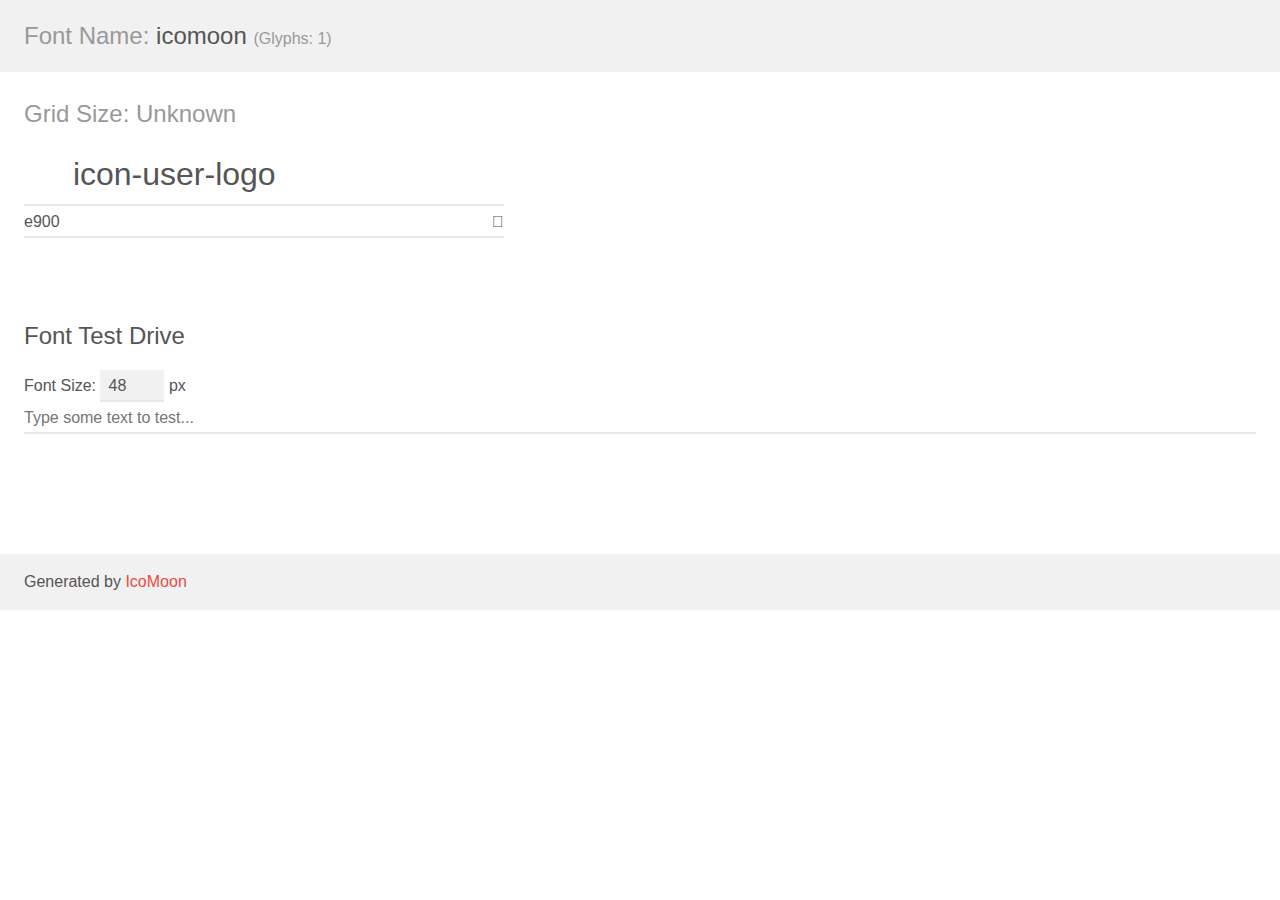
<file: assets/fonts/icomoon/demo.html>
<!doctype html>
<html>
<head>
    <meta charset="utf-8">
    <title>IcoMoon Demo</title>
    <meta name="description" content="An Icon Font Generated By IcoMoon.io">
    <meta name="viewport" content="width=device-width, initial-scale=1">
    <link rel="stylesheet" href="demo-files/demo.css">
    <link rel="stylesheet" href="style.css"></head>
<body>
    <div class="bgc1 clearfix">
        <h1 class="mhmm mvm"><span class="fgc1">Font Name:</span> icomoon <small class="fgc1">(Glyphs:&nbsp;1)</small></h1>
    </div>
    <div class="clearfix mhl ptl">
        <h1 class="mvm mtn fgc1">Grid Size: Unknown</h1>
        <div class="glyph fs1">
            <div class="clearfix bshadow0 pbs">
                <span class="icon-user-logo"></span>
                <span class="mls"> icon-user-logo</span>
            </div>
            <fieldset class="fs0 size1of1 clearfix hidden-false">
                <input type="text" readonly value="e900" class="unit size1of2" />
                <input type="text" maxlength="1" readonly value="&#xe900;" class="unitRight size1of2 talign-right" />
            </fieldset>
            <div class="fs0 bshadow0 clearfix hidden-true">
                <span class="unit pvs fgc1">liga: </span>
                <input type="text" readonly value="" class="liga unitRight" />
            </div>
        </div>
    </div>

    <!--[if gt IE 8]><!-->
    <div class="mhl clearfix mbl">
        <h1>Font Test Drive</h1>
        <label>
            Font Size: <input id="fontSize" type="number" class="textbox0 mbm"
            min="8" value="48" />
            px
        </label>
        <input id="testText" type="text" class="phl size1of1 mvl"
        placeholder="Type some text to test..." value=""/>
        <div id="testDrive" class="icon-" style="font-family: icomoon">&nbsp;
        </div>
    </div>
    <!--<![endif]-->
    <div class="bgc1 clearfix">
        <p class="mhl">Generated by <a href="https://icomoon.io/app">IcoMoon</a></p>
    </div>

    <script src="demo-files/demo.js"></script>
</body>
</html>
</file>
<file: style.css>
@import "./assets/fonts/stylesheet.css";
@import "./assets/fonts/icomoon/style.css";

body {
    font-family: Cera Pro;
    color: #222222;
}

.main-btn {
    padding: 13px 0;
    width: 240px;
    text-align: center;
    background-color: #77bcfe;
    font-weight: 500;
    font-size: 16px;
    line-height: 20px;
    color: white;
    border: none;
    border-radius: 5px;
}
.disabled-btn {
    padding: 13px 0;
    width: 240px;
    text-align: center;
    background: #f7f8fc;
    font-size: 16px;
    line-height: 20px;
    border: none;
    border-radius: 5px;
    transition: all 0.4s;
}

.disabled-btn:hover {
    background-color: #77bcfe;
    font-weight: 500;
    color: white;
}

.main-menu__title {
    text-transform: uppercase;
    font-size: 30px;
}
.main-menu__subtitle {
    line-height: 110%;
    color: #405169;
}

/* organization-list */

.main-menu__organization-list {
    display: flex;
    justify-content: space-evenly;
    flex-wrap: wrap;
    width: 1200px;
    margin: 0 auto;
}
.main-menu__organization-item-wrapper {
    margin-bottom: 10px;
}

.main-menu__organization-item {
    display: flex;
    flex-direction: column;
    justify-content: center;
    padding: 21px 7px 18px;
    background: #f7f8fc;
    width: 136px;
    height: 136px;
    border-radius: 7.55641px;
}
.main-menu__organization-item > div {
    display: flex;
    justify-content: center;
    align-items: center;
    font-size: 17px;
    line-height: 17px;
    text-align: center;
}
.main-menu__organization-item > div:first-child {
    /* margin-top: auto; */
    width: 127px;
    height: 52px;
}

/* features */

.main-menu__features {
    background: #f7f8fc;
    display: flex;
    align-items: center;
    margin: 0 auto;
    width: 1200px;
    padding: 130px 50px 140px;
    border-radius: 15px;
}
.main-menu__features-login-banner {
    padding-right: 35px;
}

.main-menu__features-login-banner-subtitle {
    color: #405169;
    font-weight: 500;
    font-size: 18px;
}
.main-menu__features-login-banner-title {
    color: #405169;
    width: 428px;
    font-size: 40px;
    line-height: 120%;
}
.main-menu__features-login-banner-btn {
    width: 240px;
}

.main-menu__features-card-list {
    display: flex;
    flex-wrap: wrap;
    justify-content: space-evenly;
}

.main-menu__features-card {
    padding: 34px 35px;
    width: 310px;
    height: 195px;
    background: #ffffff;
    border-radius: 15px;
}
.main-menu__features-card-title {
    font-weight: 500;
    font-size: 18px;
    line-height: 100%;
}
.main-menu__features-card-body {
    font-size: 14px;
    line-height: 130%;
    color: #7f8a95;
}

/* bid-panel */

.main-menu__bid-panel {
    background: #f7f8fc;
    width: 1200px;
    border-radius: 15px;
    margin: 0 auto;
}

.main-menu__bid-panel-container {
    display: flex;
    padding: 65px 0;
}
.main-menu__bid-panel-card-wrapper {
    margin-left: 154px;
}
.main-menu__bid-panel-card-title {
    font-size: 40px;
    line-height: 110%;

    color: #405169;
}
.main-menu__bid-panel-card-body {
    width: 261px;
    font-size: 16px;
    line-height: 120%;
    color: #001737;
}

.main-menu__bid-panel-card-second-logo {
    bottom: 0;
    right: 0;
}

/* main-menu__tariff-panel */

.main-menu__tariff-panel-title {
    font-weight: bold;
    font-size: 30px;
    line-height: 110%;
    text-transform: uppercase;
}

.main-menu__tariff-panel-card-list {
    width: 1333px;
    margin: 0 auto;
    display: flex;
    justify-content: space-evenly;
}

.main-menu__tariff-panel-card-wrapper {
    margin-top: 40px;
}
.main-menu__tariff-panel-card-wrapper:nth-child(2) {
    margin-top: 9px;
}

.main-menu__tariff-panel-card {
    padding: 92px 53px 68px;
    width: 350px;
    height: 617px;
    border: 1px solid #e5e5e5;
    border-radius: 15px;
}
.main-menu__tariff-panel-card-header {
    width: 169px;
    height: 31px;

    background: #77bcfe;
    border-radius: 5px 5px 0px 0px;
    font-weight: 500;
    font-size: 16px;
    line-height: 20px;
    text-align: center;
    text-transform: lowercase;
    padding: 6px 27px;

    color: #ffffff;
}

.main-menu__tariff-panel-card-title {
    font-weight: 500;
    font-size: 30px;
    line-height: 38px;
    text-align: center;
    color: #2c2c2c;
}

.main-menu__tariff-panel-card-price {
    font-weight: 500;
    font-size: 50px;
    line-height: 63px;
    text-align: center;
    color: #2e3640;
}

.main-menu__tariff-panel-card-price-subtitle {
    font-size: 20px;
    line-height: 25px;
    text-align: center;
    color: #2e3640;
}

.main-menu__tariff-panel-card-advantage-list {
}
.main-menu__tariff-panel-card-advantage-item {
    line-height: 140%;
    display: flex;
    align-items: center;
}
.main-menu__tariff-panel-card-advantage-item_disabled {
    color: rgba(0, 0, 0, 0.45);
}

/* footer */

footer {
    /* box-sizing: border-box;
    overflow: hidden; */
    width: 100%;
    padding: 79px 70px 36px;
    background: #f3f4f9;
}

/* footer upper side */

.main-menu__footer-upper-side {
    display: flex;
    justify-content: space-between;
}
.main-menu__footer-upper-side-left-side-logo {
    font-weight: bold;
    font-size: 20px;
    line-height: 100%;
    /* or 20px */

    display: flex;
    align-items: center;

    text-transform: uppercase;
}
.main-menu__footer-upper-side-left-side-body {
    width: 242px;
}
.main-menu__footer-upper-side-right-side {
    display: flex;
}
.main-menu__footer-upper-side-right-side-section {
    margin-right: 90px;
}
.main-menu__footer-upper-side-right-side-section:last-child {
    margin-right: 0;
}
.main-menu__footer-upper-side-right-side-section-title {
    font-size: 16px;
    line-height: 140%;

    color: #7f8a95;
}
.main-menu__footer-upper-side-right-side-section-item {
    color: inherit;
    display: block;
    font-size: 15px;
    line-height: 170%;
}

/* footer bottom side */

.main-menu__footer-bottom-side {
    margin-top: 107px;
    display: flex;
    justify-content: space-between;

    font-size: 16px;
    line-height: 130%;
    color: #7f8a95;
}

.main-menu__footer-bottom-side-right-side {
    display: flex;
    justify-content: space-between;
}

.main-menu__footer-bottom-side-right-side > a {
    color: inherit;
}
.main-menu__footer-bottom-side-right-side > a:first-child {
    margin-right: 20px;
}

/* login */

.login-dropdown img {
    position: relative;
    bottom: 2px;
}

.login-dropdown .dropdown-toggle::after {
    position: relative;
    top: 8px;
    right: 2px;

    border: none;
    content: url("./assets/img/svg/login-logo/toggle-icon.svg");
}

.login-form__body {
    padding: 80px 54px 64px;
    font-family: SF Pro Display;
    background: #f5f6fa;
}

.login-form__body-header {
    margin-left: -10px;
    display: flex;
    align-items: center;
    justify-content: space-between;
}

.login-form__company-subtitle {
    font-weight: 300;
    font-size: 8.375px;
    line-height: 110%;

    color: #7f8a95;
    opacity: 0.6;
}

.login-form__title {
    margin-top: 60px;
    font-weight: bold;
    font-size: 21px;
    line-height: 100%;

    color: #7f8a95;
}

.login-form__buttons {
    margin-top: 52px;
    display: flex;
    justify-content: space-between;
    align-items: center;
}
.login-form__buttons > button {
    background: #577bec;
    border-radius: 4px;
    font-weight: 500;
    font-size: 18px;
    line-height: 100%;
    padding: 14px 52px;
    border: none;
    color: white;
}

.login-form__buttons > a {
    padding-bottom: 2px;
    border-bottom: 1px dotted #577bec;
}
.login-form__buttons > a:hover {
    text-decoration: none;
}

.login-form__login-warning {
    width: 278px;
    margin-top: 45px;
    font-size: 16px;
    line-height: 120%;
    color: #a1a1a6;
}

.login-form__body-footer {
    margin-top: 103px;
    display: flex;
    justify-content: space-between;
}

.login-form__body-footer > a {
    font-size: 14px;
    line-height: 115%;

    color: #7a7a80;
}

@media (max-width: 1250px) {
    .main-menu__organization-list {
        width: 600px;
    }
    .main-menu__organization-item-wrapper {
        margin-bottom: 10px;
    }
    .main-menu__features {
        width: 580px;
        flex-direction: column;
    }
    .main-menu__features-login-banner {
        padding-right: 0;
    }
    .main-menu__features-login-banner-subtitle {
        text-align: center;
        padding-bottom: 15px;
    }
    .main-menu__features-login-banner-title {
        text-align: center;
        padding-bottom: 15px;
    }
    .main-menu__features-login-banner-btn {
        display: block;
        margin: 0 auto;
    }
    .main-menu__features-card-list {
        justify-content: center;
        padding-top: 30px;
    }

    .main-menu__features-card-wrapper {
        margin-bottom: 25px;
    }

    .main-menu__bid-panel {
        width: 580px;
    }

    .main-menu__bid-panel-card-wrapper {
        margin-left: 0;
    }

    .main-menu__bid-panel-container {
        flex-direction: column;
    }

    .main-menu__bid-panel-card-wrapper {
        margin-top: 100px;
        display: flex;
        justify-content: center;
    }
    .main-menu__bid-panel-card-body {
        text-align: center;
    }

    .main-btn {
        display: block;
        margin: 0 auto;
    }

    .main-menu__tariff-panel-card-list {
        width: 580px;
        margin: 0 auto;
        flex-direction: column;
        align-items: center;
    }
    .main-menu__tariff-panel-card-wrapper {
        margin-top: 80px;
    }
    .main-menu__tariff-panel-card-wrapper:nth-child(1) {
        margin-top: 20px;
    }
    .main-menu__tariff-panel-card-wrapper:nth-child(2) {
        margin-top: 80px;
    }
    footer {
        width: 100vw;
    }
}

@media (max-width: 960px) {
    .main-menu__footer-upper-side {
        flex-direction: column;
        align-items: center;
        margin: 0 auto;
    }

    .main-menu__footer-upper-side-left-side-body {
        width: 178px;
    }
    .main-menu__footer-upper-side-right-side {
        flex-direction: column;
    }

    .main-menu__footer-upper-side-right-side-section {
        margin-right: 0;
        margin-top: 40px;
    }
    .main-menu__footer-bottom-side {
        flex-direction: column;
        align-items: center;
    }

    .main-menu__footer-bottom-side-right-side {
        flex-direction: column;
        align-items: center;
    }
    .main-menu__footer-bottom-side-right-side > a {
        margin-top: 25px;
    }
}

@media (max-width: 700px) {
    .main-menu__organization-list {
        width: 400px;
    }
    .main-menu__organization-item-wrapper {
        margin-bottom: 40px;
    }
    .main-menu__features {
        /* padding-top: 40px; */
        width: 370px;
        flex-direction: column;
    }
    .main-menu__features-login-banner-title {
        width: auto;
        font-size: 30px;
    }

    .main-menu__bid-panel {
        width: 370px;
    }

    .main-menu__bid-panel-card-paper-plane-logo {
        display: none;
    }
    .main-menu__bid-panel-card-first-logo {
        display: none;
    }
    .main-menu__bid-panel-card-second-logo {
        display: none;
    }
    .main-menu__bid-panel-card-wrapper {
        margin-top: 20px;
    }

    .main-menu__tariff-panel-card-list {
        width: 370px;
    }
}
@media (max-width: 480px) {
    .login-form__title{
        text-align: center;
    }
    .login-form__body-header {
        flex-direction: column;
    }
    .login-form__body-header > div:nth-child(2) {
        margin-top: 20px;
    }

    .login-form__body-footer {
        flex-direction: column;
        align-items: center;
    }
    .login-form__body-footer > a:nth-child(2) {
        margin-top: 20px;
    }
}
@media (max-width: 415px) {
    .main-menu__organization-list {
        width: 200px;
    }
    .login-form__buttons {
        flex-direction: column;
    }
    .login-form__buttons > a {
        margin-top: 20px;
    }
}
</file>
<file: assets/fonts/stylesheet.css>
@font-face {
    font-family: 'SF Pro Display';
    
    src: url('FontsFree-Net-SFProDisplay-Regular.ttf') format('truetype');
    font-weight: normal;
    font-style: normal;
}
@font-face {
    font-family: 'Cera Pro';
    src: url('CeraPro-Italic.eot');
    src: local('Cera Pro Italic'), local('CeraPro-Italic'),
        url('CeraPro-Italic.eot?#iefix') format('embedded-opentype'),
        url('CeraPro-Italic.woff') format('woff'),
        url('CeraPro-Italic.ttf') format('truetype');
    font-weight: normal;
    font-style: italic;
}

@font-face {
    font-family: 'Cera Pro';
    src: url('CeraPro-Regular.eot');
    src: local('Cera Pro Regular'), local('CeraPro-Regular'),
        url('CeraPro-Regular.eot?#iefix') format('embedded-opentype'),
        url('CeraPro-Regular.woff') format('woff'),
        url('CeraPro-Regular.ttf') format('truetype');
    font-weight: normal;
    font-style: normal;
}

@font-face {
    font-family: 'Cera Pro';
    src: url('CeraPro-BlackItalic.eot');
    src: local('Cera Pro Black Italic'), local('CeraPro-BlackItalic'),
        url('CeraPro-BlackItalic.eot?#iefix') format('embedded-opentype'),
        url('CeraPro-BlackItalic.woff') format('woff'),
        url('CeraPro-BlackItalic.ttf') format('truetype');
    font-weight: 900;
    font-style: italic;
}

@font-face {
    font-family: 'Cera Pro';
    src: url('CeraPro-Light.eot');
    src: local('Cera Pro Light'), local('CeraPro-Light'),
        url('CeraPro-Light.eot?#iefix') format('embedded-opentype'),
        url('CeraPro-Light.woff') format('woff'),
        url('CeraPro-Light.ttf') format('truetype');
    font-weight: 300;
    font-style: normal;
}

@font-face {
    font-family: 'Cera Pro';
    src: url('CeraPro-BoldItalic.eot');
    src: local('Cera Pro Bold Italic'), local('CeraPro-BoldItalic'),
        url('CeraPro-BoldItalic.eot?#iefix') format('embedded-opentype'),
        url('CeraPro-BoldItalic.woff') format('woff'),
        url('CeraPro-BoldItalic.ttf') format('truetype');
    font-weight: bold;
    font-style: italic;
}

@font-face {
    font-family: 'Cera Pro';
    src: url('CeraPro-Black.eot');
    src: local('Cera Pro Black'), local('CeraPro-Black'),
        url('CeraPro-Black.eot?#iefix') format('embedded-opentype'),
        url('CeraPro-Black.woff') format('woff'),
        url('CeraPro-Black.ttf') format('truetype');
    font-weight: 900;
    font-style: normal;
}

@font-face {
    font-family: 'Cera Pro';
    src: url('CeraPro-Medium.eot');
    src: local('Cera Pro Medium'), local('CeraPro-Medium'),
        url('CeraPro-Medium.eot?#iefix') format('embedded-opentype'),
        url('CeraPro-Medium.woff') format('woff'),
        url('CeraPro-Medium.ttf') format('truetype');
    font-weight: 500;
    font-style: normal;
}

@font-face {
    font-family: 'Cera Pro';
    src: url('CeraPro-Bold.eot');
    src: local('Cera Pro Bold'), local('CeraPro-Bold'),
        url('CeraPro-Bold.eot?#iefix') format('embedded-opentype'),
        url('CeraPro-Bold.woff') format('woff'),
        url('CeraPro-Bold.ttf') format('truetype');
    font-weight: bold;
    font-style: normal;
}

@font-face {
    font-family: 'Cera Pro';
    src: url('CeraPro-Thin.eot');
    src: local('Cera Pro Thin'), local('CeraPro-Thin'),
        url('CeraPro-Thin.eot?#iefix') format('embedded-opentype'),
        url('CeraPro-Thin.woff') format('woff'),
        url('CeraPro-Thin.ttf') format('truetype');
    font-weight: 100;
    font-style: normal;
}

@font-face {
    font-family: 'Cera Pro';
    src: url('CeraPro-MediumItalic.eot');
    src: local('Cera Pro Medium Italic'), local('CeraPro-MediumItalic'),
        url('CeraPro-MediumItalic.eot?#iefix') format('embedded-opentype'),
        url('CeraPro-MediumItalic.woff') format('woff'),
        url('CeraPro-MediumItalic.ttf') format('truetype');
    font-weight: 500;
    font-style: italic;
}

@font-face {
    font-family: 'Cera Pro';
    src: url('CeraPro-LightItalic.eot');
    src: local('Cera Pro Light Italic'), local('CeraPro-LightItalic'),
        url('CeraPro-LightItalic.eot?#iefix') format('embedded-opentype'),
        url('CeraPro-LightItalic.woff') format('woff'),
        url('CeraPro-LightItalic.ttf') format('truetype');
    font-weight: 300;
    font-style: italic;
}

@font-face {
    font-family: 'Cera Pro';
    src: url('CeraPro-ThinItalic.eot');
    src: local('Cera Pro Thin Italic'), local('CeraPro-ThinItalic'),
        url('CeraPro-ThinItalic.eot?#iefix') format('embedded-opentype'),
        url('CeraPro-ThinItalic.woff') format('woff'),
        url('CeraPro-ThinItalic.ttf') format('truetype');
    font-weight: 100;
    font-style: italic;
}
</file>
<file: assets/fonts/icomoon/demo-files/demo.css>
body {
  padding: 0;
  margin: 0;
  font-family: sans-serif;
  font-size: 1em;
  line-height: 1.5;
  color: #555;
  background: #fff;
}
h1 {
  font-size: 1.5em;
  font-weight: normal;
}
small {
  font-size: .66666667em;
}
a {
  color: #e74c3c;
  text-decoration: none;
}
a:hover, a:focus {
  box-shadow: 0 1px #e74c3c;
}
.bshadow0, input {
  box-shadow: inset 0 -2px #e7e7e7;
}
input:hover {
  box-shadow: inset 0 -2px #ccc;
}
input, fieldset {
  font-family: sans-serif;
  font-size: 1em;
  margin: 0;
  padding: 0;
  border: 0;
}
input {
  color: inherit;
  line-height: 1.5;
  height: 1.5em;
  padding: .25em 0;
}
input:focus {
  outline: none;
  box-shadow: inset 0 -2px #449fdb;
}
.glyph {
  font-size: 16px;
  width: 15em;
  padding-bottom: 1em;
  margin-right: 4em;
  margin-bottom: 1em;
  float: left;
  overflow: hidden;
}
.liga {
  width: 80%;
  width: calc(100% - 2.5em);
}
.talign-right {
  text-align: right;
}
.talign-center {
  text-align: center;
}
.bgc1 {
  background: #f1f1f1;
}
.fgc1 {
  color: #999;
}
.fgc0 {
  color: #000;
}
p {
  margin-top: 1em;
  margin-bottom: 1em;
}
.mvm {
  margin-top: .75em;
  margin-bottom: .75em;
}
.mtn {
  margin-top: 0;
}
.mtl, .mal {
  margin-top: 1.5em;
}
.mbl, .mal {
  margin-bottom: 1.5em;
}
.mal, .mhl {
  margin-left: 1.5em;
  margin-right: 1.5em;
}
.mhmm {
  margin-left: 1em;
  margin-right: 1em;
}
.mls {
  margin-left: .25em;
}
.ptl {
  padding-top: 1.5em;
}
.pbs, .pvs {
  padding-bottom: .25em;
}
.pvs, .pts {
  padding-top: .25em;
}
.unit {
  float: left;
}
.unitRight {
  float: right;
}
.size1of2 {
  width: 50%;
}
.size1of1 {
  width: 100%;
}
.clearfix:before, .clearfix:after {
  content: " ";
  display: table;
}
.clearfix:after {
  clear: both;
}
.hidden-true {
  display: none;
}
.textbox0 {
  width: 3em;
  background: #f1f1f1;
  padding: .25em .5em;
  line-height: 1.5;
  height: 1.5em;
}
#testDrive {
  display: block;
  padding-top: 24px;
  line-height: 1.5;
}
.fs0 {
  font-size: 16px;
}
.fs1 {
  font-size: 32px;
}
</file>
<file: assets/fonts/icomoon/style.css>
@font-face {
  font-family: 'icomoon';
  src:  url('fonts/icomoon.eot?bpn8zs');
  src:  url('fonts/icomoon.eot?bpn8zs#iefix') format('embedded-opentype'),
    url('fonts/icomoon.ttf?bpn8zs') format('truetype'),
    url('fonts/icomoon.woff?bpn8zs') format('woff'),
    url('fonts/icomoon.svg?bpn8zs#icomoon') format('svg');
  font-weight: normal;
  font-style: normal;
  font-display: block;
}

[class^="icon-"], [class*=" icon-"] {
  /* use !important to prevent issues with browser extensions that change fonts */
  font-family: 'icomoon' !important;
  speak: never;
  font-style: normal;
  font-weight: normal;
  font-variant: normal;
  text-transform: none;
  line-height: 1;

  /* Better Font Rendering =========== */
  -webkit-font-smoothing: antialiased;
  -moz-osx-font-smoothing: grayscale;
}

.icon-user-logo:before {
  content: "\e900";
}
</file>
